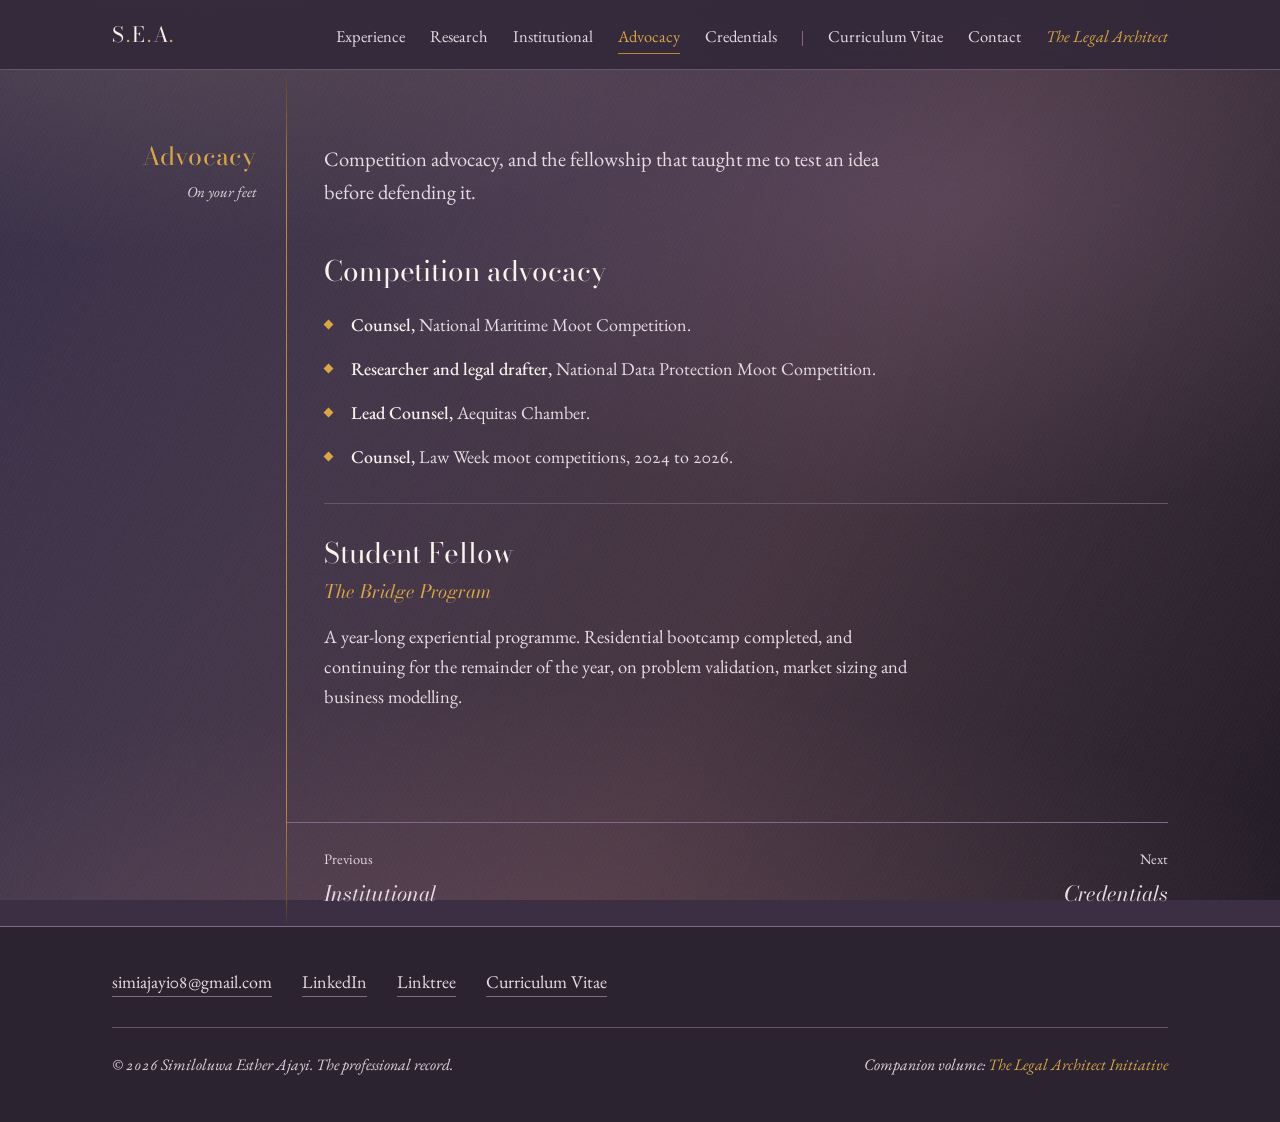
<file: advocacy.html>
<!DOCTYPE html>
<html lang="en">
<head>
<meta charset="utf-8">
<meta name="viewport" content="width=device-width, initial-scale=1">
<title>Advocacy / Similoluwa Esther Ajayi</title>
<meta name="description" content="Competition advocacy and fellowship work by Similoluwa Esther Ajayi.">
<meta name="author" content="Similoluwa Esther Ajayi">
<meta property="og:title" content="Advocacy / Similoluwa Esther Ajayi">
<meta property="og:description" content="Competition advocacy and fellowship work by Similoluwa Esther Ajayi.">
<meta property="og:type" content="profile">
<link rel="icon" href="https://lh3.googleusercontent.com/d/1kjmTSw4Yr4mLYOx6JM98Cxa_8jwLDV5q">
<link rel="apple-touch-icon" href="https://lh3.googleusercontent.com/d/1kjmTSw4Yr4mLYOx6JM98Cxa_8jwLDV5q">
<link rel="preconnect" href="https://fonts.googleapis.com">
<link rel="preconnect" href="https://fonts.gstatic.com" crossorigin>
<link rel="stylesheet" href="https://fonts.googleapis.com/css2?family=Bodoni+Moda:ital,opsz,wght@0,6..96,400..700;1,6..96,400..600&family=EB+Garamond:ital,wght@0,400..600;1,400..500&display=swap">
<style>

/* ============================================================
   SIMILOLUWA ESTHER AJAYI  /  THE PROFESSIONAL RECORD
   Palette drawn from the crowned butterfly: gilt on burnt ground,
   with the wing's sapphire, violet, magenta and rose kept for the
   jewel rail only.
   Type: Bodoni Moda (the face cut into the monogram) and EB Garamond.
   Structure: a bound volume. One gilt spine down the leaf, the
   chapter name standing in the margin beside what you are reading.
============================================================ */

:root{
  /* Sampled from the crowned butterfly on silk: the draped ground, not the
     wings. A true middle tone, dark enough for the gilt to read as gilt and
     light enough never to be a black page. */
  --silk:#3C2F43;
  --silk-2:#302737;
  --silk-3:#28202E;

  --rule:#83688A;
  --rule-soft:#66556D;

  /* the exact gilt from the espresso volume, unchanged */
  --gold:#D9A648;
  --gold-br:#F4C56E;
  --gold-dp:#BC8932;
  --gold-ghost:#6E5126;

  --cream:#F8F2EC;
  --cream-dim:#E7DCE4;
  --cream-mute:#E1D5DE;

  /* the wing stones, at the lightness the ground needs */
  --sapphire:#A8C3F7;
  --violet:#DCAAEC;
  --magenta:#F3A9D8;
  --rose:#F9ACB7;
  --peach:#FBCBA6;

  --shell:1124px;
  --pad:34px;
  --margin:174px;

  --display:"Bodoni Moda",ui-serif,Georgia,serif;
  --text:"EB Garamond",Georgia,"Times New Roman",serif;
}

*,*::before,*::after{box-sizing:border-box}
html{-webkit-text-size-adjust:100%}
body{
  margin:0;
  background:var(--silk);
  color:var(--cream);
  font-family:var(--text);
  font-size:19px;
  line-height:1.62;
  font-feature-settings:"liga" 1,"kern" 1,"onum" 1;
  -webkit-font-smoothing:antialiased;
}

/* the ground is not flat black: a low warm bloom behind the masthead
   and a faint ember at the foot, as light falling on dark leather */
body::before{
  content:"";position:fixed;inset:0;pointer-events:none;z-index:0;
  background:
    radial-gradient(92% 62% at 12% -8%, rgba(251,203,166,.17), transparent 58%),
    radial-gradient(78% 58% at 74% 22%, rgba(220,170,236,.13), transparent 62%),
    radial-gradient(108% 56% at 44% 112%, rgba(249,172,183,.13), transparent 64%),
    linear-gradient(118deg,
      rgba(52,45,70,.92) 0%,
      rgba(78,61,82,.28) 33%,
      rgba(74,52,56,.50) 61%,
      rgba(28,22,32,.95) 100%);
}
/* the weave, and the tooth of the cloth */
body::after{
  content:"";position:fixed;inset:0;pointer-events:none;z-index:0;opacity:.5;
  background:
    repeating-linear-gradient(118deg, rgba(255,255,255,.022) 0 1px, transparent 1px 4px),
    url("data:image/svg+xml,%3Csvg xmlns='http://www.w3.org/2000/svg' width='180' height='180'%3E%3Cfilter id='n'%3E%3CfeTurbulence type='fractalNoise' baseFrequency='.86' numOctaves='3'/%3E%3C/filter%3E%3Crect width='180' height='180' filter='url(%23n)' opacity='.14'/%3E%3C/svg%3E");
}
body>*{position:relative;z-index:1}

a{color:inherit}
img{max-width:100%;display:block}
h1,h2,h3,h4{margin:0;font-weight:400;font-family:var(--display)}
p{margin:0}
ul{margin:0;padding:0;list-style:none}

.shell{max-width:var(--shell);margin:0 auto;padding:0 var(--pad)}

/* ---------- the skip link ---------- */
.skip{position:absolute;left:-9999px;top:0}
.skip:focus{
  left:12px;top:12px;z-index:60;background:var(--gold);color:#241B2B;
  padding:10px 18px;border-radius:2px;font-size:15px
}

/* ---------- masthead ---------- */
.masthead{
  position:sticky;top:0;z-index:40;
  background:rgba(48,39,55,.86);
  backdrop-filter:blur(14px) saturate(130%);
  -webkit-backdrop-filter:blur(14px) saturate(130%);
  border-bottom:1px solid var(--rule-soft);
}
.masthead .shell{
  display:flex;align-items:baseline;justify-content:space-between;
  gap:28px;padding-top:17px;padding-bottom:15px;
}
.monogram{
  font-family:var(--display);font-size:21px;letter-spacing:.09em;
  color:var(--cream);text-decoration:none;white-space:nowrap;
}
.monogram i{font-style:normal;color:var(--gold)}
.mast-nav{display:flex;align-items:baseline;gap:25px;flex-wrap:wrap;justify-content:flex-end}
.mast-nav a{
  font-size:16.5px;color:var(--cream-dim);text-decoration:none;
  padding-bottom:3px;border-bottom:1px solid transparent;white-space:nowrap;
}
.mast-nav a:hover,.mast-nav a:focus-visible{color:var(--cream);border-bottom-color:var(--gold)}
.mast-nav .pipe{width:1px;height:15px;background:var(--rule);align-self:center}
.mast-nav .ext{color:var(--gold);font-style:italic}
.mast-nav .ext:hover{color:var(--gold-br)}
@media (max-width:860px){
  .masthead .shell{flex-direction:column;align-items:flex-start;gap:10px}
  .mast-nav{
    justify-content:flex-start;gap:21px;flex-wrap:nowrap;
    width:100%;overflow-x:auto;scrollbar-width:none;
    -ms-overflow-style:none;padding-bottom:2px;
    -webkit-mask-image:linear-gradient(to right,#000 88%,transparent);
    mask-image:linear-gradient(to right,#000 88%,transparent);
  }
  .mast-nav::-webkit-scrollbar{display:none}
  .mast-nav a{font-size:16px}
  .mast-nav .pipe{height:14px}
}

/* ---------- the leaf: gilt spine and margin ---------- */
.leaf{position:relative}
.leaf::before{
  content:"";position:absolute;z-index:0;
  left:calc(var(--pad) + var(--margin));top:0;bottom:0;width:1px;
  background:linear-gradient(to bottom,
    transparent 0, var(--gold-ghost) 3%, var(--gold-dp) 14%,
    var(--gold-dp) 86%, var(--gold-ghost) 97%, transparent 100%);
  transform-origin:top;
}
.chapter{
  scroll-margin-top:104px;
  display:grid;
  grid-template-columns:var(--margin) minmax(0,1fr);
  padding-top:86px;
}
.chapter:last-of-type{padding-bottom:0}
.runner{
  padding-right:30px;text-align:right;
  position:sticky;top:112px;align-self:start;
}
.runner h2{
  font-size:25px;line-height:1.18;color:var(--gold);
  letter-spacing:.005em;
}
.runner .count{
  display:block;margin-top:9px;font-size:15px;font-style:italic;
  color:var(--cream-mute);
}
.column{padding-left:38px;min-width:0}
.standfirst{
  font-size:20.5px;color:var(--cream-dim);max-width:60ch;
  margin-bottom:46px;
}
.standfirst em{color:var(--cream);font-style:italic}

/* ---------- hero ---------- */
.hero{
  display:grid;grid-template-columns:var(--margin) minmax(0,1fr);
  padding-top:78px;padding-bottom:16px;
}
.hero .plate{
  padding-right:30px;text-align:right;color:var(--cream-mute);
  font-size:15.5px;line-height:1.5;font-style:italic;padding-top:14px;
}
.hero .plate span{display:block}
.hero .plate span+span{margin-top:7px}
.hero .front{
  padding-left:38px;display:grid;
  grid-template-columns:minmax(0,1fr) 248px;gap:46px;align-items:stretch;
}
h1{
  font-size:clamp(45px,5.7vw,82px);line-height:.94;letter-spacing:-.012em;
  font-weight:500;
}
h1 .given{display:block}
h1 .family{display:block;color:var(--gold)}
.thesis{
  font-family:var(--display);font-style:italic;font-weight:400;
  font-size:clamp(23px,2.25vw,30px);line-height:1.26;
  color:var(--cream);margin-top:34px;max-width:27ch;
}
.lede{margin-top:30px;max-width:56ch;color:var(--cream-dim)}
.lede+.lede{margin-top:17px;font-size:18px;color:var(--cream-mute)}
.lede a{color:var(--gold);text-decoration:none;border-bottom:1px solid var(--gold-dp)}
.lede a:hover{color:var(--gold-br);border-bottom-color:var(--gold-br)}

/* the jewel rail: the four wing stones, the only place colour appears */
.rail{display:grid;grid-template-columns:repeat(2,max-content);gap:11px 38px;margin-top:40px}
.rail li{display:flex;align-items:center;gap:11px;font-size:17px;color:var(--cream-dim)}
.rail .stone{width:7px;height:7px;flex:none;border-radius:50%}
.rail li:nth-child(1) .stone{background:var(--gold)}
.rail li:nth-child(2) .stone{background:var(--violet)}
.rail li:nth-child(3) .stone{background:var(--sapphire)}
.rail li:nth-child(4) .stone{background:var(--rose)}

/* portrait, in colour, in a gilt frame */
/* the portrait runs the full height of the frontispiece, a gilt slab */
.hero .front>div:last-child{display:flex;flex-direction:column;min-height:0}
.hero .front .portrait{flex:1;min-height:420px}
.hero .front .portrait img{height:100%;aspect-ratio:auto}
.portrait{position:relative;padding:9px;background:var(--silk-3);border:1px solid var(--rule);display:flex;box-shadow:0 10px 34px rgba(30,22,36,.32)}
.portrait::after{
  content:"";position:absolute;inset:0;pointer-events:none;
  box-shadow:inset 0 0 0 1px rgba(217,166,72,.45);
}
.portrait img{aspect-ratio:4/5;object-fit:cover;width:100%;height:auto;display:block;filter:saturate(1.04) contrast(1.02)}
.caption{
  margin-top:13px;display:flex;justify-content:space-between;gap:14px;
  font-size:14.5px;font-style:italic;color:var(--cream-mute);
}

/* ---------- entries ---------- */
.entry{padding:32px 0;border-top:1px solid var(--rule-soft)}
.entry:first-of-type{border-top:0;padding-top:0}
.when{
  font-size:15.5px;font-style:italic;color:var(--gold);
  margin-bottom:9px;
}
.when .where{color:var(--cream-mute);font-style:italic}
.when .where::before{content:" / ";color:var(--rule)}
.role{font-size:28px;line-height:1.2;letter-spacing:-.004em}
.house{
  font-family:var(--display);font-size:18.5px;font-style:italic;
  color:var(--gold);margin-top:7px;
}
.gloss{margin-top:15px;max-width:68ch;color:var(--cream-dim);font-size:18.5px}
.gloss a{color:var(--gold);text-decoration:none;border-bottom:1px solid var(--gold-dp)}
.gloss a:hover{color:var(--gold-br)}

/* the itemised work: a hanging gilt fleuron, not a bullet dot */
.work{margin-top:22px;max-width:70ch}
.work li{
  position:relative;padding-left:27px;font-size:18px;
  color:var(--cream-dim);
}
.work li+li{margin-top:15px}
.work li::before{
  content:"";position:absolute;left:1px;top:.62em;
  width:7px;height:7px;background:var(--gold);transform:rotate(45deg);
  ;
}
.work li b{font-weight:500;color:var(--cream)}
.tally{
  margin-top:24px;padding-top:17px;border-top:1px solid var(--rule-soft);
  font-family:var(--display);font-style:italic;font-size:19px;color:var(--gold);
}

/* a quieter entry: the places that need a line, not a page */
.brief{padding:26px 0;border-top:1px solid var(--rule-soft)}
.brief .role{font-size:21.5px}
.brief .gloss{margin-top:10px;font-size:18px}

/* ---------- the published list ---------- */
.works{margin-top:4px}
.work-item{
  padding:26px 0;border-top:1px solid var(--rule-soft);
  display:grid;grid-template-columns:minmax(0,1fr) auto;gap:10px 34px;align-items:baseline;
}
.work-item:first-child{border-top:0;padding-top:0}
.work-item .cite{font-size:21px;line-height:1.34;font-family:var(--display);color:var(--cream)}
.work-item .cite em{font-style:italic}
.work-item .organ{
  font-size:16px;font-style:italic;color:var(--cream-mute);white-space:nowrap;text-align:right;
}
.work-item .organ b{font-weight:400;color:var(--gold);font-style:italic}
@media (max-width:680px){
  .work-item{grid-template-columns:1fr}
  .work-item .organ{text-align:left;white-space:normal}
}
.coda{
  margin-top:40px;padding-top:26px;border-top:1px solid var(--rule);
  font-family:var(--display);font-style:italic;font-size:21px;color:var(--cream-dim);
  max-width:62ch;
}
.coda a{color:var(--gold);text-decoration:none;border-bottom:1px solid var(--gold-dp)}
.coda a:hover{color:var(--gold-br)}

/* ---------- small headings inside a chapter ---------- */
.rubric{
  font-family:var(--display);font-size:16.5px;font-style:italic;
  color:var(--gold);margin:56px 0 20px;
  display:flex;align-items:center;gap:15px;
}
.rubric::after{content:"";flex:1;height:1px;background:var(--rule)}
.rubric:first-child{margin-top:0}

/* ---------- the credential register ---------- */
.register{border-top:1px solid var(--rule-soft)}
.reg-row{
  display:grid;grid-template-columns:minmax(0,1fr) 150px;
  gap:6px 30px;align-items:baseline;
  padding:17px 0;border-bottom:1px solid var(--rule-soft);
}
.reg-row .item{font-size:19.5px;color:var(--cream)}
.reg-row .item small{display:block;font-size:16.5px;font-style:italic;color:var(--cream-mute);margin-top:4px}
.reg-row .state{font-size:16px;font-style:italic;text-align:right;color:var(--cream-mute)}
.reg-row .state.done{color:var(--gold)}
@media (max-width:680px){
  .reg-row{grid-template-columns:1fr}
  .reg-row .state{text-align:left}
}

/* ---------- the closing leaf ---------- */
.colophon{
  display:grid;grid-template-columns:var(--margin) minmax(0,1fr);
  padding-top:96px;padding-bottom:84px;
}
.colophon .mark{padding-right:30px;text-align:right}
.colophon .mark span{
  font-family:var(--display);font-size:21px;letter-spacing:.09em;color:var(--gold);
}
.colophon .said{padding-left:38px}
.colophon blockquote{
  margin:0;font-family:var(--display);font-weight:400;
  font-size:clamp(28px,3.9vw,50px);line-height:1.1;letter-spacing:-.01em;
  color:var(--cream);max-width:34ch;
}
.colophon .after{margin-top:26px;font-size:20px;color:var(--cream-dim);max-width:52ch;font-style:italic;font-family:var(--display)}

/* ---------- foot ---------- */
footer{border-top:1px solid var(--rule);background:rgba(40,32,46,.78)}
footer .shell{padding-top:40px;padding-bottom:44px}
.foot-links{display:flex;flex-wrap:wrap;gap:13px 30px}
.foot-links a{font-size:18px;color:var(--cream-dim);text-decoration:none;border-bottom:1px solid var(--rule)}
.foot-links a:hover{color:var(--cream);border-bottom-color:var(--gold)}
.foot-rule{height:1px;background:var(--rule-soft);margin:30px 0 24px}
.foot-base{
  display:flex;flex-wrap:wrap;gap:9px 26px;justify-content:space-between;
  font-size:16px;color:var(--cream-mute);font-style:italic;
}
.foot-base a{color:var(--gold);text-decoration:none}
.foot-base a:hover{color:var(--gold-br)}

/* ---------- focus ---------- */
:focus-visible{outline:2px solid var(--gold-br);outline-offset:3px;border-radius:1px}

/* ---------- the single orchestrated moment: the leaf opens ---------- */
@keyframes gild{from{transform:scaleY(0)}to{transform:scaleY(1)}}
@keyframes rise{from{opacity:0;transform:translateY(16px)}to{opacity:1;transform:none}}
.leaf::before{animation:gild 1500ms cubic-bezier(.16,1,.3,1) both}
h1 .given{animation:rise 820ms cubic-bezier(.16,1,.3,1) 120ms both}
h1 .family{animation:rise 820ms cubic-bezier(.16,1,.3,1) 250ms both}
.thesis{animation:rise 820ms cubic-bezier(.16,1,.3,1) 400ms both}
.portrait{animation:rise 900ms cubic-bezier(.16,1,.3,1) 330ms both}
@media (prefers-reduced-motion:no-preference){html{scroll-behavior:smooth}}
@media (prefers-reduced-motion:reduce){
  *,*::before,*::after{animation:none!important;transition:none!important}
}

/* ---------- the volume on smaller leaves ----------
   The margin narrows but never closes.  The chapter name keeps its place
   beside the text with the gilt spine between them, at every width. */
@media (max-width:1000px){
  :root{--margin:128px;--pad:24px}
  .runner{top:102px;padding-right:20px}
  .runner h2{font-size:21px}
  .runner .count{font-size:13.5px;margin-top:7px}
  .column{padding-left:24px}
  .hero .plate{padding-right:20px;font-size:13.5px}
  .colophon .mark{padding-right:20px}
  .colophon .mark span{font-size:18px}
  .toc .label{padding-right:20px}
  .toc .label span{font-size:21px}
  .toc .list,.leafnav .pair{padding-left:24px}
  .hero .front{padding-left:24px;grid-template-columns:1fr;gap:34px;align-items:start}
  .hero .front>div:last-child{display:block}
  .hero .front .portrait{min-height:0;flex:none}
  .hero .front .portrait img{height:auto;aspect-ratio:4/5}
  .portrait{max-width:280px}
  .chapter{padding-top:62px;scroll-margin-top:92px}
  .hero{padding-top:48px}
  .rail{grid-template-columns:1fr;gap:10px;margin-top:32px}
  body{font-size:18px}
}

@media (max-width:620px){
  :root{--margin:84px;--pad:15px}
  .runner{top:96px;padding-right:12px}
  .runner h2{
    font-size:14.5px;line-height:1.16;letter-spacing:0;
  }
  .runner .count{font-size:11.5px;margin-top:6px;line-height:1.25}
  .column{padding-left:15px}
  .hero .plate{padding-right:12px;font-size:11.5px;line-height:1.35;padding-top:8px}
  .hero .plate span+span{margin-top:5px}
  .hero .front{padding-left:15px;gap:28px}
  .colophon .mark{padding-right:12px}
  .colophon .mark span{font-size:13px;letter-spacing:.05em}
  .toc .label{padding-right:12px}
  .toc .label span{font-size:15.5px}
  .toc .list,.leafnav .pair{padding-left:15px}
  .portrait{max-width:100%}

  body{font-size:16.5px;line-height:1.58}
  h1{font-size:clamp(34px,10vw,44px)}
  .thesis{font-size:21px;margin-top:22px}
  .lede{font-size:16.5px}
  .lede+.lede{font-size:16px}
  .standfirst{font-size:17.5px;margin-bottom:32px}
  .role{font-size:21px}
  .brief .role{font-size:19px}
  .house{font-size:16.5px}
  .gloss{font-size:16.5px}
  .work li{font-size:16px;padding-left:21px}
  .work li::before{width:6px;height:6px}
  .tally{font-size:17px}
  .when{font-size:14px}
  .rubric{font-size:15px;margin:40px 0 16px}
  .work-item .cite{font-size:18px}
  .cnt-row h3{font-size:22px}
  .cnt-row .say{font-size:16px}
  .reg-row .item{font-size:17px}
  .reg-row .item small{font-size:15px}
  .colophon blockquote{font-size:27px}
  .colophon .after{font-size:17px}
  .leafnav a{font-size:17px}
  .entry{padding:26px 0}
}

@media (max-width:380px){
  :root{--margin:72px;--pad:13px}
  .runner h2{font-size:14px}
  .column,.toc .list,.leafnav .pair,.hero .front{padding-left:13px}
}


/* ============================================================
   MULTI-PAGE ADDITIONS
============================================================ */

.mast-nav a[aria-current="page"]{color:var(--gold);border-bottom-color:var(--gold-dp)}

/* the table of contents, on the frontispiece */
.toc{display:grid;grid-template-columns:var(--margin) minmax(0,1fr);padding-top:92px;padding-bottom:12px}
.toc .label{padding-right:30px;text-align:right}
.toc .label span{font-family:var(--display);font-size:25px;font-style:italic;color:var(--gold)}
.toc .list{padding-left:38px;min-width:0;border-top:1px solid var(--rule)}
.cnt-row{
  display:grid;grid-template-columns:minmax(0,1fr) auto;gap:7px 34px;
  align-items:baseline;padding:26px 0;border-bottom:1px solid var(--rule-soft);
}
.cnt-row h3{font-size:28px;line-height:1.16}
.cnt-row h3 a{color:var(--cream);text-decoration:none;border-bottom:1px solid transparent}
.cnt-row h3 a:hover,.cnt-row h3 a:focus-visible{color:var(--gold-br);border-bottom-color:var(--gold-dp)}
.cnt-row .say{grid-column:1;font-size:18px;color:var(--cream-mute);max-width:58ch}
.cnt-row .fig{
  grid-row:1;grid-column:2;font-size:15.5px;font-style:italic;
  color:var(--gold);text-align:right;white-space:nowrap;
}
@media (max-width:680px){
  .cnt-row{grid-template-columns:1fr}
  .cnt-row .fig{grid-row:auto;grid-column:1;text-align:left}
}

/* turning the leaf: foot of every inner page */
.leafnav{display:grid;grid-template-columns:var(--margin) minmax(0,1fr);padding:78px 0 16px}
.leafnav .pair{
  grid-column:2;padding-left:38px;padding-top:24px;border-top:1px solid var(--rule);
  display:flex;justify-content:space-between;gap:26px;flex-wrap:wrap;
}
.leafnav a{
  font-family:var(--display);font-style:italic;font-size:21px;
  color:var(--cream-dim);text-decoration:none;max-width:22ch;
}
.leafnav a:hover,.leafnav a:focus-visible{color:var(--gold-br)}
.leafnav .lab{
  display:block;font-family:var(--text);font-style:normal;font-size:14.5px;
  color:var(--cream-mute);margin-bottom:6px;
}
.leafnav .next{text-align:right;margin-left:auto}
.leafnav .next .lab{text-align:right}

/* an inner page opens straight into its chapter */
.inner .chapter{padding-top:72px}

@media (max-width:900px){
  .toc,.leafnav{grid-template-columns:1fr}
  .toc{padding-top:60px}
  .toc .label{padding:0 0 22px;text-align:left}
  .toc .list{padding-left:0}
  .leafnav{padding-top:56px}
  .leafnav .pair{grid-column:1;padding-left:0;gap:30px}
  .leafnav a{font-size:19px}
}

</style>
</head>
<body>
<a class="skip" href="#main">Skip to the record</a>

<header class="masthead">
  <div class="shell">
    <a class="monogram" href="index.html">S<i>.</i>E<i>.</i>A<i>.</i></a>
    <nav class="mast-nav" aria-label="Contents">
      <a href="experience.html">Experience</a>
      <a href="research.html">Research</a>
      <a href="institutional.html">Institutional</a>
      <a href="advocacy.html" aria-current="page">Advocacy</a>
      <a href="credentials.html">Credentials</a>
      <span class="pipe" aria-hidden="true"></span>
      <a href="https://drive.google.com/file/d/1BMjng7qNnUp8rgNAZI5Ce51cQnbKRFc3/view?usp=drive_link" target="_blank" rel="noopener">Curriculum Vitae</a>
      <a href="mailto:simiajayi08@gmail.com">Contact</a>
      <a class="ext" href="https://official-similoluwaestherajayi.github.io/Similoluwa-Esther-Ajayi-The-Legal-Architect-Initiative/" target="_blank" rel="noopener">The Legal Architect</a>
    </nav>
  </div>
</header>

<main id="main" class="inner">
<div class="shell leaf">

  <section class="chapter" id="advocacy" aria-labelledby="h-adv">
    <div class="runner"><h2 id="h-adv">Advocacy</h2><span class="count">On your feet</span></div>
    <div class="column">
      <p class="standfirst">
        Competition advocacy, and the fellowship that taught me to test an idea
        before defending it.
      </p>

      <article class="entry">
        <h3 class="role">Competition advocacy</h3>
        <ul class="work">
          <li><b>Counsel,</b> National Maritime Moot Competition.</li>
          <li><b>Researcher and legal drafter,</b> National Data Protection Moot Competition.</li>
          <li><b>Lead Counsel,</b> Aequitas Chamber.</li>
          <li><b>Counsel,</b> Law Week moot competitions, 2024 to 2026.</li>
        </ul>
      </article>

      <article class="entry">
        <h3 class="role">Student Fellow</h3>
        <p class="house">The Bridge Program</p>
        <p class="gloss">
          A year&#8209;long experiential programme. Residential bootcamp completed, and
          continuing for the remainder of the year, on problem validation, market sizing
          and business modelling.
        </p>
      </article>
    </div>
  </section>

  <!-- ====================== CREDENTIALS ====================== -->

  <nav class="leafnav" aria-label="Turn the leaf">
    <div class="pair">
      <a class="prev" href="institutional.html"><span class="lab">Previous</span>Institutional</a>
      <a class="next" href="credentials.html"><span class="lab">Next</span>Credentials</a>
    </div>
  </nav>

</div>
</main>

<footer>
  <div class="shell">
    <nav class="foot-links" aria-label="Elsewhere">
      <a href="mailto:simiajayi08@gmail.com">simiajayi08@gmail.com</a>
      <a href="https://www.linkedin.com/in/similoluwaestherajayi" target="_blank" rel="noopener">LinkedIn</a>
      <a href="https://linktr.ee/SimiloluwaEstherAjayi" target="_blank" rel="noopener">Linktree</a>
      <a href="https://drive.google.com/file/d/1BMjng7qNnUp8rgNAZI5Ce51cQnbKRFc3/view?usp=drive_link" target="_blank" rel="noopener">Curriculum Vitae</a>
    </nav>
    <div class="foot-rule"></div>
    <div class="foot-base">
      <span>&copy; 2026 Similoluwa Esther Ajayi. The professional record.</span>
      <span>Companion volume: <a href="https://official-similoluwaestherajayi.github.io/Similoluwa-Esther-Ajayi-The-Legal-Architect-Initiative/" target="_blank" rel="noopener">The Legal Architect Initiative</a></span>
    </div>
  </div>
</footer>
</body>
</html>
</file>
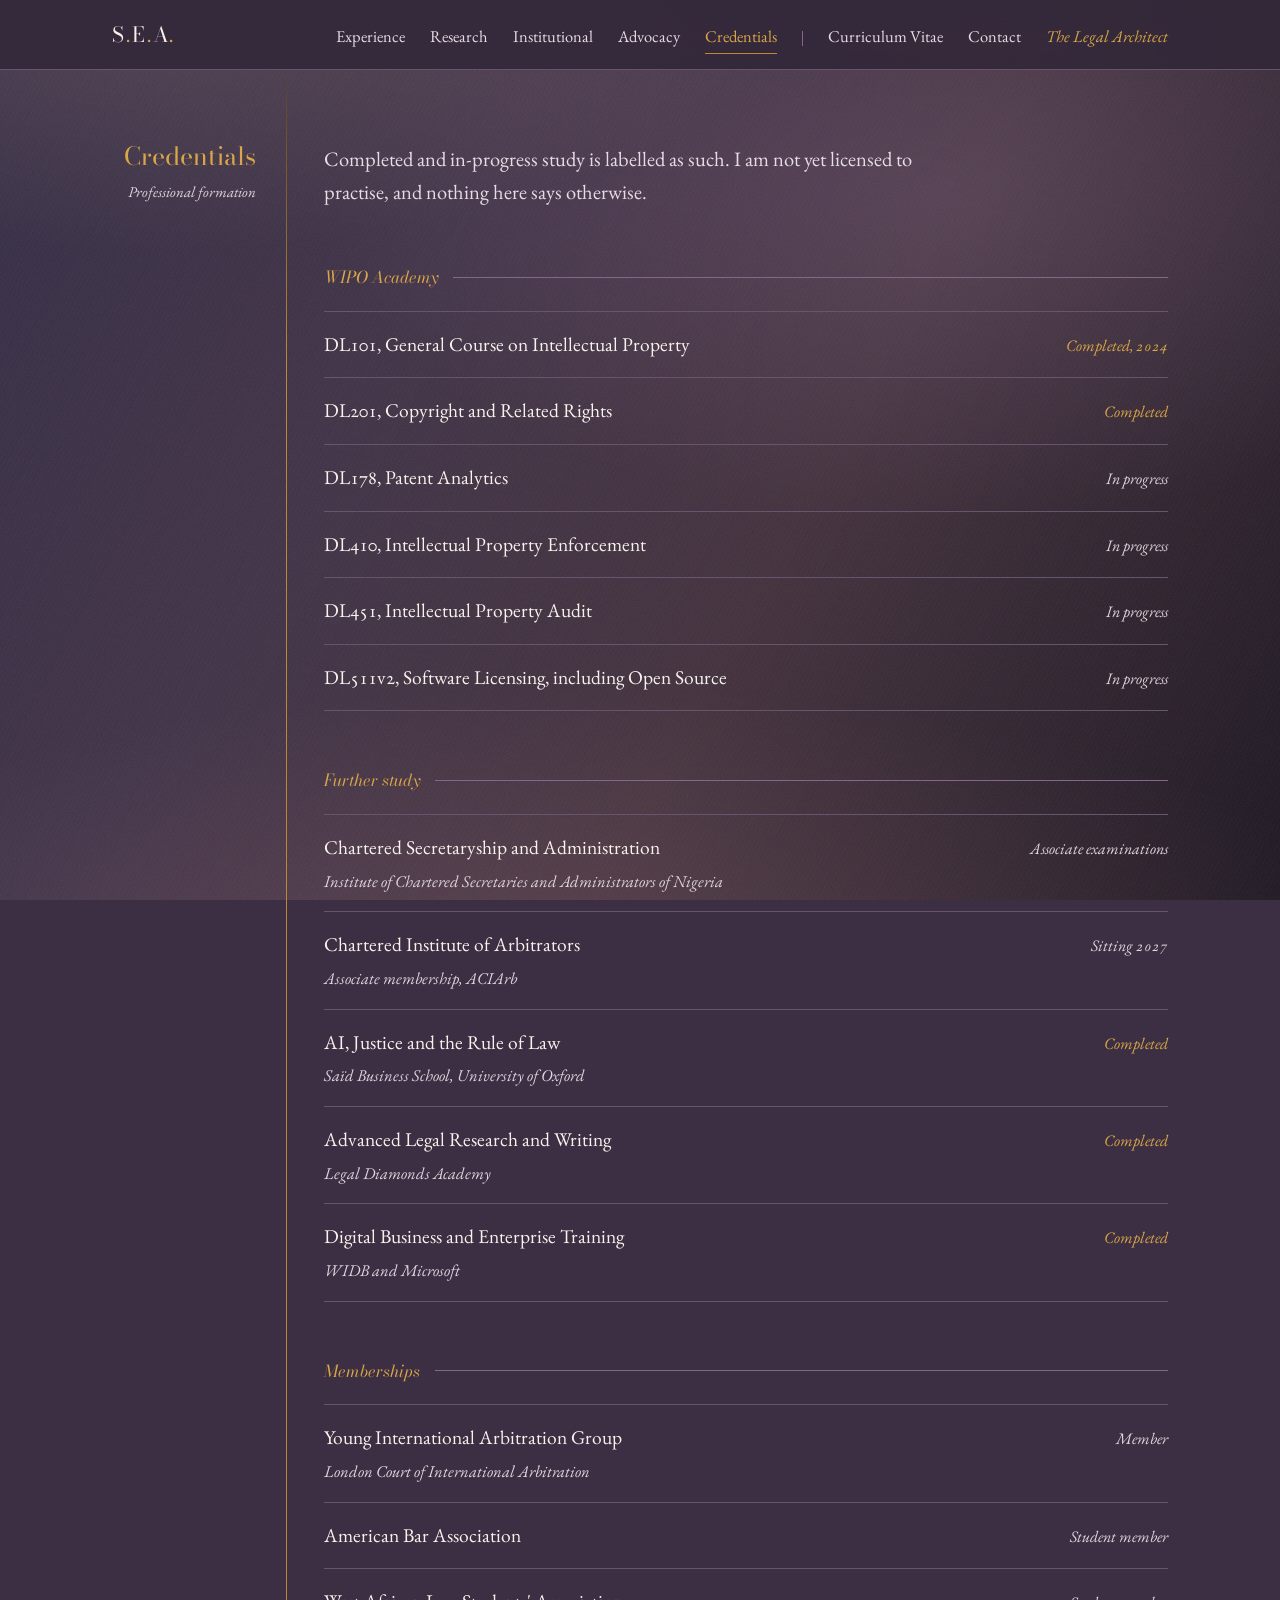
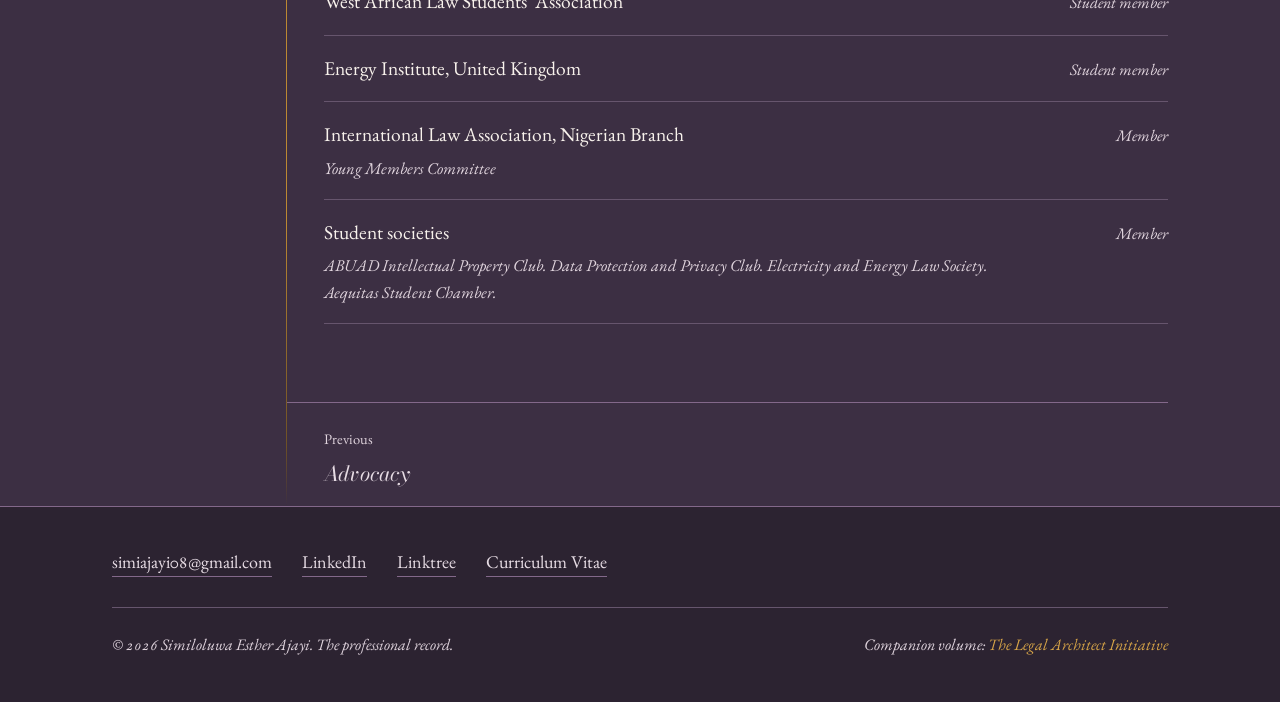
<file: credentials.html>
<!DOCTYPE html>
<html lang="en">
<head>
<meta charset="utf-8">
<meta name="viewport" content="width=device-width, initial-scale=1">
<title>Credentials / Similoluwa Esther Ajayi</title>
<meta name="description" content="Professional formation, study in progress and memberships of Similoluwa Esther Ajayi.">
<meta name="author" content="Similoluwa Esther Ajayi">
<meta property="og:title" content="Credentials / Similoluwa Esther Ajayi">
<meta property="og:description" content="Professional formation, study in progress and memberships of Similoluwa Esther Ajayi.">
<meta property="og:type" content="profile">
<link rel="icon" href="https://lh3.googleusercontent.com/d/1kjmTSw4Yr4mLYOx6JM98Cxa_8jwLDV5q">
<link rel="apple-touch-icon" href="https://lh3.googleusercontent.com/d/1kjmTSw4Yr4mLYOx6JM98Cxa_8jwLDV5q">
<link rel="preconnect" href="https://fonts.googleapis.com">
<link rel="preconnect" href="https://fonts.gstatic.com" crossorigin>
<link rel="stylesheet" href="https://fonts.googleapis.com/css2?family=Bodoni+Moda:ital,opsz,wght@0,6..96,400..700;1,6..96,400..600&family=EB+Garamond:ital,wght@0,400..600;1,400..500&display=swap">
<style>

/* ============================================================
   SIMILOLUWA ESTHER AJAYI  /  THE PROFESSIONAL RECORD
   Palette drawn from the crowned butterfly: gilt on burnt ground,
   with the wing's sapphire, violet, magenta and rose kept for the
   jewel rail only.
   Type: Bodoni Moda (the face cut into the monogram) and EB Garamond.
   Structure: a bound volume. One gilt spine down the leaf, the
   chapter name standing in the margin beside what you are reading.
============================================================ */

:root{
  /* Sampled from the crowned butterfly on silk: the draped ground, not the
     wings. A true middle tone, dark enough for the gilt to read as gilt and
     light enough never to be a black page. */
  --silk:#3C2F43;
  --silk-2:#302737;
  --silk-3:#28202E;

  --rule:#83688A;
  --rule-soft:#66556D;

  /* the exact gilt from the espresso volume, unchanged */
  --gold:#D9A648;
  --gold-br:#F4C56E;
  --gold-dp:#BC8932;
  --gold-ghost:#6E5126;

  --cream:#F8F2EC;
  --cream-dim:#E7DCE4;
  --cream-mute:#E1D5DE;

  /* the wing stones, at the lightness the ground needs */
  --sapphire:#A8C3F7;
  --violet:#DCAAEC;
  --magenta:#F3A9D8;
  --rose:#F9ACB7;
  --peach:#FBCBA6;

  --shell:1124px;
  --pad:34px;
  --margin:174px;

  --display:"Bodoni Moda",ui-serif,Georgia,serif;
  --text:"EB Garamond",Georgia,"Times New Roman",serif;
}

*,*::before,*::after{box-sizing:border-box}
html{-webkit-text-size-adjust:100%}
body{
  margin:0;
  background:var(--silk);
  color:var(--cream);
  font-family:var(--text);
  font-size:19px;
  line-height:1.62;
  font-feature-settings:"liga" 1,"kern" 1,"onum" 1;
  -webkit-font-smoothing:antialiased;
}

/* the ground is not flat black: a low warm bloom behind the masthead
   and a faint ember at the foot, as light falling on dark leather */
body::before{
  content:"";position:fixed;inset:0;pointer-events:none;z-index:0;
  background:
    radial-gradient(92% 62% at 12% -8%, rgba(251,203,166,.17), transparent 58%),
    radial-gradient(78% 58% at 74% 22%, rgba(220,170,236,.13), transparent 62%),
    radial-gradient(108% 56% at 44% 112%, rgba(249,172,183,.13), transparent 64%),
    linear-gradient(118deg,
      rgba(52,45,70,.92) 0%,
      rgba(78,61,82,.28) 33%,
      rgba(74,52,56,.50) 61%,
      rgba(28,22,32,.95) 100%);
}
/* the weave, and the tooth of the cloth */
body::after{
  content:"";position:fixed;inset:0;pointer-events:none;z-index:0;opacity:.5;
  background:
    repeating-linear-gradient(118deg, rgba(255,255,255,.022) 0 1px, transparent 1px 4px),
    url("data:image/svg+xml,%3Csvg xmlns='http://www.w3.org/2000/svg' width='180' height='180'%3E%3Cfilter id='n'%3E%3CfeTurbulence type='fractalNoise' baseFrequency='.86' numOctaves='3'/%3E%3C/filter%3E%3Crect width='180' height='180' filter='url(%23n)' opacity='.14'/%3E%3C/svg%3E");
}
body>*{position:relative;z-index:1}

a{color:inherit}
img{max-width:100%;display:block}
h1,h2,h3,h4{margin:0;font-weight:400;font-family:var(--display)}
p{margin:0}
ul{margin:0;padding:0;list-style:none}

.shell{max-width:var(--shell);margin:0 auto;padding:0 var(--pad)}

/* ---------- the skip link ---------- */
.skip{position:absolute;left:-9999px;top:0}
.skip:focus{
  left:12px;top:12px;z-index:60;background:var(--gold);color:#241B2B;
  padding:10px 18px;border-radius:2px;font-size:15px
}

/* ---------- masthead ---------- */
.masthead{
  position:sticky;top:0;z-index:40;
  background:rgba(48,39,55,.86);
  backdrop-filter:blur(14px) saturate(130%);
  -webkit-backdrop-filter:blur(14px) saturate(130%);
  border-bottom:1px solid var(--rule-soft);
}
.masthead .shell{
  display:flex;align-items:baseline;justify-content:space-between;
  gap:28px;padding-top:17px;padding-bottom:15px;
}
.monogram{
  font-family:var(--display);font-size:21px;letter-spacing:.09em;
  color:var(--cream);text-decoration:none;white-space:nowrap;
}
.monogram i{font-style:normal;color:var(--gold)}
.mast-nav{display:flex;align-items:baseline;gap:25px;flex-wrap:wrap;justify-content:flex-end}
.mast-nav a{
  font-size:16.5px;color:var(--cream-dim);text-decoration:none;
  padding-bottom:3px;border-bottom:1px solid transparent;white-space:nowrap;
}
.mast-nav a:hover,.mast-nav a:focus-visible{color:var(--cream);border-bottom-color:var(--gold)}
.mast-nav .pipe{width:1px;height:15px;background:var(--rule);align-self:center}
.mast-nav .ext{color:var(--gold);font-style:italic}
.mast-nav .ext:hover{color:var(--gold-br)}
@media (max-width:860px){
  .masthead .shell{flex-direction:column;align-items:flex-start;gap:10px}
  .mast-nav{
    justify-content:flex-start;gap:21px;flex-wrap:nowrap;
    width:100%;overflow-x:auto;scrollbar-width:none;
    -ms-overflow-style:none;padding-bottom:2px;
    -webkit-mask-image:linear-gradient(to right,#000 88%,transparent);
    mask-image:linear-gradient(to right,#000 88%,transparent);
  }
  .mast-nav::-webkit-scrollbar{display:none}
  .mast-nav a{font-size:16px}
  .mast-nav .pipe{height:14px}
}

/* ---------- the leaf: gilt spine and margin ---------- */
.leaf{position:relative}
.leaf::before{
  content:"";position:absolute;z-index:0;
  left:calc(var(--pad) + var(--margin));top:0;bottom:0;width:1px;
  background:linear-gradient(to bottom,
    transparent 0, var(--gold-ghost) 3%, var(--gold-dp) 14%,
    var(--gold-dp) 86%, var(--gold-ghost) 97%, transparent 100%);
  transform-origin:top;
}
.chapter{
  scroll-margin-top:104px;
  display:grid;
  grid-template-columns:var(--margin) minmax(0,1fr);
  padding-top:86px;
}
.chapter:last-of-type{padding-bottom:0}
.runner{
  padding-right:30px;text-align:right;
  position:sticky;top:112px;align-self:start;
}
.runner h2{
  font-size:25px;line-height:1.18;color:var(--gold);
  letter-spacing:.005em;
}
.runner .count{
  display:block;margin-top:9px;font-size:15px;font-style:italic;
  color:var(--cream-mute);
}
.column{padding-left:38px;min-width:0}
.standfirst{
  font-size:20.5px;color:var(--cream-dim);max-width:60ch;
  margin-bottom:46px;
}
.standfirst em{color:var(--cream);font-style:italic}

/* ---------- hero ---------- */
.hero{
  display:grid;grid-template-columns:var(--margin) minmax(0,1fr);
  padding-top:78px;padding-bottom:16px;
}
.hero .plate{
  padding-right:30px;text-align:right;color:var(--cream-mute);
  font-size:15.5px;line-height:1.5;font-style:italic;padding-top:14px;
}
.hero .plate span{display:block}
.hero .plate span+span{margin-top:7px}
.hero .front{
  padding-left:38px;display:grid;
  grid-template-columns:minmax(0,1fr) 248px;gap:46px;align-items:stretch;
}
h1{
  font-size:clamp(45px,5.7vw,82px);line-height:.94;letter-spacing:-.012em;
  font-weight:500;
}
h1 .given{display:block}
h1 .family{display:block;color:var(--gold)}
.thesis{
  font-family:var(--display);font-style:italic;font-weight:400;
  font-size:clamp(23px,2.25vw,30px);line-height:1.26;
  color:var(--cream);margin-top:34px;max-width:27ch;
}
.lede{margin-top:30px;max-width:56ch;color:var(--cream-dim)}
.lede+.lede{margin-top:17px;font-size:18px;color:var(--cream-mute)}
.lede a{color:var(--gold);text-decoration:none;border-bottom:1px solid var(--gold-dp)}
.lede a:hover{color:var(--gold-br);border-bottom-color:var(--gold-br)}

/* the jewel rail: the four wing stones, the only place colour appears */
.rail{display:grid;grid-template-columns:repeat(2,max-content);gap:11px 38px;margin-top:40px}
.rail li{display:flex;align-items:center;gap:11px;font-size:17px;color:var(--cream-dim)}
.rail .stone{width:7px;height:7px;flex:none;border-radius:50%}
.rail li:nth-child(1) .stone{background:var(--gold)}
.rail li:nth-child(2) .stone{background:var(--violet)}
.rail li:nth-child(3) .stone{background:var(--sapphire)}
.rail li:nth-child(4) .stone{background:var(--rose)}

/* portrait, in colour, in a gilt frame */
/* the portrait runs the full height of the frontispiece, a gilt slab */
.hero .front>div:last-child{display:flex;flex-direction:column;min-height:0}
.hero .front .portrait{flex:1;min-height:420px}
.hero .front .portrait img{height:100%;aspect-ratio:auto}
.portrait{position:relative;padding:9px;background:var(--silk-3);border:1px solid var(--rule);display:flex;box-shadow:0 10px 34px rgba(30,22,36,.32)}
.portrait::after{
  content:"";position:absolute;inset:0;pointer-events:none;
  box-shadow:inset 0 0 0 1px rgba(217,166,72,.45);
}
.portrait img{aspect-ratio:4/5;object-fit:cover;width:100%;height:auto;display:block;filter:saturate(1.04) contrast(1.02)}
.caption{
  margin-top:13px;display:flex;justify-content:space-between;gap:14px;
  font-size:14.5px;font-style:italic;color:var(--cream-mute);
}

/* ---------- entries ---------- */
.entry{padding:32px 0;border-top:1px solid var(--rule-soft)}
.entry:first-of-type{border-top:0;padding-top:0}
.when{
  font-size:15.5px;font-style:italic;color:var(--gold);
  margin-bottom:9px;
}
.when .where{color:var(--cream-mute);font-style:italic}
.when .where::before{content:" / ";color:var(--rule)}
.role{font-size:28px;line-height:1.2;letter-spacing:-.004em}
.house{
  font-family:var(--display);font-size:18.5px;font-style:italic;
  color:var(--gold);margin-top:7px;
}
.gloss{margin-top:15px;max-width:68ch;color:var(--cream-dim);font-size:18.5px}
.gloss a{color:var(--gold);text-decoration:none;border-bottom:1px solid var(--gold-dp)}
.gloss a:hover{color:var(--gold-br)}

/* the itemised work: a hanging gilt fleuron, not a bullet dot */
.work{margin-top:22px;max-width:70ch}
.work li{
  position:relative;padding-left:27px;font-size:18px;
  color:var(--cream-dim);
}
.work li+li{margin-top:15px}
.work li::before{
  content:"";position:absolute;left:1px;top:.62em;
  width:7px;height:7px;background:var(--gold);transform:rotate(45deg);
  ;
}
.work li b{font-weight:500;color:var(--cream)}
.tally{
  margin-top:24px;padding-top:17px;border-top:1px solid var(--rule-soft);
  font-family:var(--display);font-style:italic;font-size:19px;color:var(--gold);
}

/* a quieter entry: the places that need a line, not a page */
.brief{padding:26px 0;border-top:1px solid var(--rule-soft)}
.brief .role{font-size:21.5px}
.brief .gloss{margin-top:10px;font-size:18px}

/* ---------- the published list ---------- */
.works{margin-top:4px}
.work-item{
  padding:26px 0;border-top:1px solid var(--rule-soft);
  display:grid;grid-template-columns:minmax(0,1fr) auto;gap:10px 34px;align-items:baseline;
}
.work-item:first-child{border-top:0;padding-top:0}
.work-item .cite{font-size:21px;line-height:1.34;font-family:var(--display);color:var(--cream)}
.work-item .cite em{font-style:italic}
.work-item .organ{
  font-size:16px;font-style:italic;color:var(--cream-mute);white-space:nowrap;text-align:right;
}
.work-item .organ b{font-weight:400;color:var(--gold);font-style:italic}
@media (max-width:680px){
  .work-item{grid-template-columns:1fr}
  .work-item .organ{text-align:left;white-space:normal}
}
.coda{
  margin-top:40px;padding-top:26px;border-top:1px solid var(--rule);
  font-family:var(--display);font-style:italic;font-size:21px;color:var(--cream-dim);
  max-width:62ch;
}
.coda a{color:var(--gold);text-decoration:none;border-bottom:1px solid var(--gold-dp)}
.coda a:hover{color:var(--gold-br)}

/* ---------- small headings inside a chapter ---------- */
.rubric{
  font-family:var(--display);font-size:16.5px;font-style:italic;
  color:var(--gold);margin:56px 0 20px;
  display:flex;align-items:center;gap:15px;
}
.rubric::after{content:"";flex:1;height:1px;background:var(--rule)}
.rubric:first-child{margin-top:0}

/* ---------- the credential register ---------- */
.register{border-top:1px solid var(--rule-soft)}
.reg-row{
  display:grid;grid-template-columns:minmax(0,1fr) 150px;
  gap:6px 30px;align-items:baseline;
  padding:17px 0;border-bottom:1px solid var(--rule-soft);
}
.reg-row .item{font-size:19.5px;color:var(--cream)}
.reg-row .item small{display:block;font-size:16.5px;font-style:italic;color:var(--cream-mute);margin-top:4px}
.reg-row .state{font-size:16px;font-style:italic;text-align:right;color:var(--cream-mute)}
.reg-row .state.done{color:var(--gold)}
@media (max-width:680px){
  .reg-row{grid-template-columns:1fr}
  .reg-row .state{text-align:left}
}

/* ---------- the closing leaf ---------- */
.colophon{
  display:grid;grid-template-columns:var(--margin) minmax(0,1fr);
  padding-top:96px;padding-bottom:84px;
}
.colophon .mark{padding-right:30px;text-align:right}
.colophon .mark span{
  font-family:var(--display);font-size:21px;letter-spacing:.09em;color:var(--gold);
}
.colophon .said{padding-left:38px}
.colophon blockquote{
  margin:0;font-family:var(--display);font-weight:400;
  font-size:clamp(28px,3.9vw,50px);line-height:1.1;letter-spacing:-.01em;
  color:var(--cream);max-width:34ch;
}
.colophon .after{margin-top:26px;font-size:20px;color:var(--cream-dim);max-width:52ch;font-style:italic;font-family:var(--display)}

/* ---------- foot ---------- */
footer{border-top:1px solid var(--rule);background:rgba(40,32,46,.78)}
footer .shell{padding-top:40px;padding-bottom:44px}
.foot-links{display:flex;flex-wrap:wrap;gap:13px 30px}
.foot-links a{font-size:18px;color:var(--cream-dim);text-decoration:none;border-bottom:1px solid var(--rule)}
.foot-links a:hover{color:var(--cream);border-bottom-color:var(--gold)}
.foot-rule{height:1px;background:var(--rule-soft);margin:30px 0 24px}
.foot-base{
  display:flex;flex-wrap:wrap;gap:9px 26px;justify-content:space-between;
  font-size:16px;color:var(--cream-mute);font-style:italic;
}
.foot-base a{color:var(--gold);text-decoration:none}
.foot-base a:hover{color:var(--gold-br)}

/* ---------- focus ---------- */
:focus-visible{outline:2px solid var(--gold-br);outline-offset:3px;border-radius:1px}

/* ---------- the single orchestrated moment: the leaf opens ---------- */
@keyframes gild{from{transform:scaleY(0)}to{transform:scaleY(1)}}
@keyframes rise{from{opacity:0;transform:translateY(16px)}to{opacity:1;transform:none}}
.leaf::before{animation:gild 1500ms cubic-bezier(.16,1,.3,1) both}
h1 .given{animation:rise 820ms cubic-bezier(.16,1,.3,1) 120ms both}
h1 .family{animation:rise 820ms cubic-bezier(.16,1,.3,1) 250ms both}
.thesis{animation:rise 820ms cubic-bezier(.16,1,.3,1) 400ms both}
.portrait{animation:rise 900ms cubic-bezier(.16,1,.3,1) 330ms both}
@media (prefers-reduced-motion:no-preference){html{scroll-behavior:smooth}}
@media (prefers-reduced-motion:reduce){
  *,*::before,*::after{animation:none!important;transition:none!important}
}

/* ---------- the volume on smaller leaves ----------
   The margin narrows but never closes.  The chapter name keeps its place
   beside the text with the gilt spine between them, at every width. */
@media (max-width:1000px){
  :root{--margin:128px;--pad:24px}
  .runner{top:102px;padding-right:20px}
  .runner h2{font-size:21px}
  .runner .count{font-size:13.5px;margin-top:7px}
  .column{padding-left:24px}
  .hero .plate{padding-right:20px;font-size:13.5px}
  .colophon .mark{padding-right:20px}
  .colophon .mark span{font-size:18px}
  .toc .label{padding-right:20px}
  .toc .label span{font-size:21px}
  .toc .list,.leafnav .pair{padding-left:24px}
  .hero .front{padding-left:24px;grid-template-columns:1fr;gap:34px;align-items:start}
  .hero .front>div:last-child{display:block}
  .hero .front .portrait{min-height:0;flex:none}
  .hero .front .portrait img{height:auto;aspect-ratio:4/5}
  .portrait{max-width:280px}
  .chapter{padding-top:62px;scroll-margin-top:92px}
  .hero{padding-top:48px}
  .rail{grid-template-columns:1fr;gap:10px;margin-top:32px}
  body{font-size:18px}
}

@media (max-width:620px){
  :root{--margin:84px;--pad:15px}
  .runner{top:96px;padding-right:12px}
  .runner h2{
    font-size:14.5px;line-height:1.16;letter-spacing:0;
  }
  .runner .count{font-size:11.5px;margin-top:6px;line-height:1.25}
  .column{padding-left:15px}
  .hero .plate{padding-right:12px;font-size:11.5px;line-height:1.35;padding-top:8px}
  .hero .plate span+span{margin-top:5px}
  .hero .front{padding-left:15px;gap:28px}
  .colophon .mark{padding-right:12px}
  .colophon .mark span{font-size:13px;letter-spacing:.05em}
  .toc .label{padding-right:12px}
  .toc .label span{font-size:15.5px}
  .toc .list,.leafnav .pair{padding-left:15px}
  .portrait{max-width:100%}

  body{font-size:16.5px;line-height:1.58}
  h1{font-size:clamp(34px,10vw,44px)}
  .thesis{font-size:21px;margin-top:22px}
  .lede{font-size:16.5px}
  .lede+.lede{font-size:16px}
  .standfirst{font-size:17.5px;margin-bottom:32px}
  .role{font-size:21px}
  .brief .role{font-size:19px}
  .house{font-size:16.5px}
  .gloss{font-size:16.5px}
  .work li{font-size:16px;padding-left:21px}
  .work li::before{width:6px;height:6px}
  .tally{font-size:17px}
  .when{font-size:14px}
  .rubric{font-size:15px;margin:40px 0 16px}
  .work-item .cite{font-size:18px}
  .cnt-row h3{font-size:22px}
  .cnt-row .say{font-size:16px}
  .reg-row .item{font-size:17px}
  .reg-row .item small{font-size:15px}
  .colophon blockquote{font-size:27px}
  .colophon .after{font-size:17px}
  .leafnav a{font-size:17px}
  .entry{padding:26px 0}
}

@media (max-width:380px){
  :root{--margin:72px;--pad:13px}
  .runner h2{font-size:14px}
  .column,.toc .list,.leafnav .pair,.hero .front{padding-left:13px}
}


/* ============================================================
   MULTI-PAGE ADDITIONS
============================================================ */

.mast-nav a[aria-current="page"]{color:var(--gold);border-bottom-color:var(--gold-dp)}

/* the table of contents, on the frontispiece */
.toc{display:grid;grid-template-columns:var(--margin) minmax(0,1fr);padding-top:92px;padding-bottom:12px}
.toc .label{padding-right:30px;text-align:right}
.toc .label span{font-family:var(--display);font-size:25px;font-style:italic;color:var(--gold)}
.toc .list{padding-left:38px;min-width:0;border-top:1px solid var(--rule)}
.cnt-row{
  display:grid;grid-template-columns:minmax(0,1fr) auto;gap:7px 34px;
  align-items:baseline;padding:26px 0;border-bottom:1px solid var(--rule-soft);
}
.cnt-row h3{font-size:28px;line-height:1.16}
.cnt-row h3 a{color:var(--cream);text-decoration:none;border-bottom:1px solid transparent}
.cnt-row h3 a:hover,.cnt-row h3 a:focus-visible{color:var(--gold-br);border-bottom-color:var(--gold-dp)}
.cnt-row .say{grid-column:1;font-size:18px;color:var(--cream-mute);max-width:58ch}
.cnt-row .fig{
  grid-row:1;grid-column:2;font-size:15.5px;font-style:italic;
  color:var(--gold);text-align:right;white-space:nowrap;
}
@media (max-width:680px){
  .cnt-row{grid-template-columns:1fr}
  .cnt-row .fig{grid-row:auto;grid-column:1;text-align:left}
}

/* turning the leaf: foot of every inner page */
.leafnav{display:grid;grid-template-columns:var(--margin) minmax(0,1fr);padding:78px 0 16px}
.leafnav .pair{
  grid-column:2;padding-left:38px;padding-top:24px;border-top:1px solid var(--rule);
  display:flex;justify-content:space-between;gap:26px;flex-wrap:wrap;
}
.leafnav a{
  font-family:var(--display);font-style:italic;font-size:21px;
  color:var(--cream-dim);text-decoration:none;max-width:22ch;
}
.leafnav a:hover,.leafnav a:focus-visible{color:var(--gold-br)}
.leafnav .lab{
  display:block;font-family:var(--text);font-style:normal;font-size:14.5px;
  color:var(--cream-mute);margin-bottom:6px;
}
.leafnav .next{text-align:right;margin-left:auto}
.leafnav .next .lab{text-align:right}

/* an inner page opens straight into its chapter */
.inner .chapter{padding-top:72px}

@media (max-width:900px){
  .toc,.leafnav{grid-template-columns:1fr}
  .toc{padding-top:60px}
  .toc .label{padding:0 0 22px;text-align:left}
  .toc .list{padding-left:0}
  .leafnav{padding-top:56px}
  .leafnav .pair{grid-column:1;padding-left:0;gap:30px}
  .leafnav a{font-size:19px}
}

</style>
</head>
<body>
<a class="skip" href="#main">Skip to the record</a>

<header class="masthead">
  <div class="shell">
    <a class="monogram" href="index.html">S<i>.</i>E<i>.</i>A<i>.</i></a>
    <nav class="mast-nav" aria-label="Contents">
      <a href="experience.html">Experience</a>
      <a href="research.html">Research</a>
      <a href="institutional.html">Institutional</a>
      <a href="advocacy.html">Advocacy</a>
      <a href="credentials.html" aria-current="page">Credentials</a>
      <span class="pipe" aria-hidden="true"></span>
      <a href="https://drive.google.com/file/d/1BMjng7qNnUp8rgNAZI5Ce51cQnbKRFc3/view?usp=drive_link" target="_blank" rel="noopener">Curriculum Vitae</a>
      <a href="mailto:simiajayi08@gmail.com">Contact</a>
      <a class="ext" href="https://official-similoluwaestherajayi.github.io/Similoluwa-Esther-Ajayi-The-Legal-Architect-Initiative/" target="_blank" rel="noopener">The Legal Architect</a>
    </nav>
  </div>
</header>

<main id="main" class="inner">
<div class="shell leaf">

  <section class="chapter" id="credentials" aria-labelledby="h-cred">
    <div class="runner"><h2 id="h-cred">Credentials</h2><span class="count">Professional formation</span></div>
    <div class="column">
      <p class="standfirst">
        Completed and in&#8209;progress study is labelled as such. I am not yet licensed
        to practise, and nothing here says otherwise.
      </p>

      <p class="rubric">WIPO Academy</p>
      <div class="register">
        <div class="reg-row">
          <p class="item">DL101, General Course on Intellectual Property</p>
          <p class="state done">Completed, 2024</p>
        </div>
        <div class="reg-row">
          <p class="item">DL201, Copyright and Related Rights</p>
          <p class="state done">Completed</p>
        </div>
        <div class="reg-row">
          <p class="item">DL178, Patent Analytics</p>
          <p class="state">In progress</p>
        </div>
        <div class="reg-row">
          <p class="item">DL410, Intellectual Property Enforcement</p>
          <p class="state">In progress</p>
        </div>
        <div class="reg-row">
          <p class="item">DL451, Intellectual Property Audit</p>
          <p class="state">In progress</p>
        </div>
        <div class="reg-row">
          <p class="item">DL511v2, Software Licensing, including Open Source</p>
          <p class="state">In progress</p>
        </div>
      </div>

      <p class="rubric">Further study</p>
      <div class="register">
        <div class="reg-row">
          <p class="item">Chartered Secretaryship and Administration
            <small>Institute of Chartered Secretaries and Administrators of Nigeria</small></p>
          <p class="state">Associate examinations</p>
        </div>
        <div class="reg-row">
          <p class="item">Chartered Institute of Arbitrators
            <small>Associate membership, ACIArb</small></p>
          <p class="state">Sitting 2027</p>
        </div>
        <div class="reg-row">
          <p class="item">AI, Justice and the Rule of Law
            <small>Sa&#239;d Business School, University of Oxford</small></p>
          <p class="state done">Completed</p>
        </div>
        <div class="reg-row">
          <p class="item">Advanced Legal Research and Writing
            <small>Legal Diamonds Academy</small></p>
          <p class="state done">Completed</p>
        </div>
        <div class="reg-row">
          <p class="item">Digital Business and Enterprise Training
            <small>WIDB and Microsoft</small></p>
          <p class="state done">Completed</p>
        </div>
      </div>

      <p class="rubric">Memberships</p>
      <div class="register">
        <div class="reg-row">
          <p class="item">Young International Arbitration Group
            <small>London Court of International Arbitration</small></p>
          <p class="state">Member</p>
        </div>
        <div class="reg-row">
          <p class="item">American Bar Association</p>
          <p class="state">Student member</p>
        </div>
        <div class="reg-row">
          <p class="item">West African Law Students' Association</p>
          <p class="state">Student member</p>
        </div>
        <div class="reg-row">
          <p class="item">Energy Institute, United Kingdom</p>
          <p class="state">Student member</p>
        </div>
        <div class="reg-row">
          <p class="item">International Law Association, Nigerian Branch
            <small>Young Members Committee</small></p>
          <p class="state">Member</p>
        </div>
        <div class="reg-row">
          <p class="item">Student societies
            <small>ABUAD Intellectual Property Club. Data Protection and Privacy Club. Electricity and Energy Law Society. Aequitas Student Chamber.</small></p>
          <p class="state">Member</p>
        </div>
      </div>
    </div>
  </section>

  <nav class="leafnav" aria-label="Turn the leaf">
    <div class="pair">
      <a class="prev" href="advocacy.html"><span class="lab">Previous</span>Advocacy</a>

    </div>
  </nav>

</div>
</main>

<footer>
  <div class="shell">
    <nav class="foot-links" aria-label="Elsewhere">
      <a href="mailto:simiajayi08@gmail.com">simiajayi08@gmail.com</a>
      <a href="https://www.linkedin.com/in/similoluwaestherajayi" target="_blank" rel="noopener">LinkedIn</a>
      <a href="https://linktr.ee/SimiloluwaEstherAjayi" target="_blank" rel="noopener">Linktree</a>
      <a href="https://drive.google.com/file/d/1BMjng7qNnUp8rgNAZI5Ce51cQnbKRFc3/view?usp=drive_link" target="_blank" rel="noopener">Curriculum Vitae</a>
    </nav>
    <div class="foot-rule"></div>
    <div class="foot-base">
      <span>&copy; 2026 Similoluwa Esther Ajayi. The professional record.</span>
      <span>Companion volume: <a href="https://official-similoluwaestherajayi.github.io/Similoluwa-Esther-Ajayi-The-Legal-Architect-Initiative/" target="_blank" rel="noopener">The Legal Architect Initiative</a></span>
    </div>
  </div>
</footer>
</body>
</html>
</file>
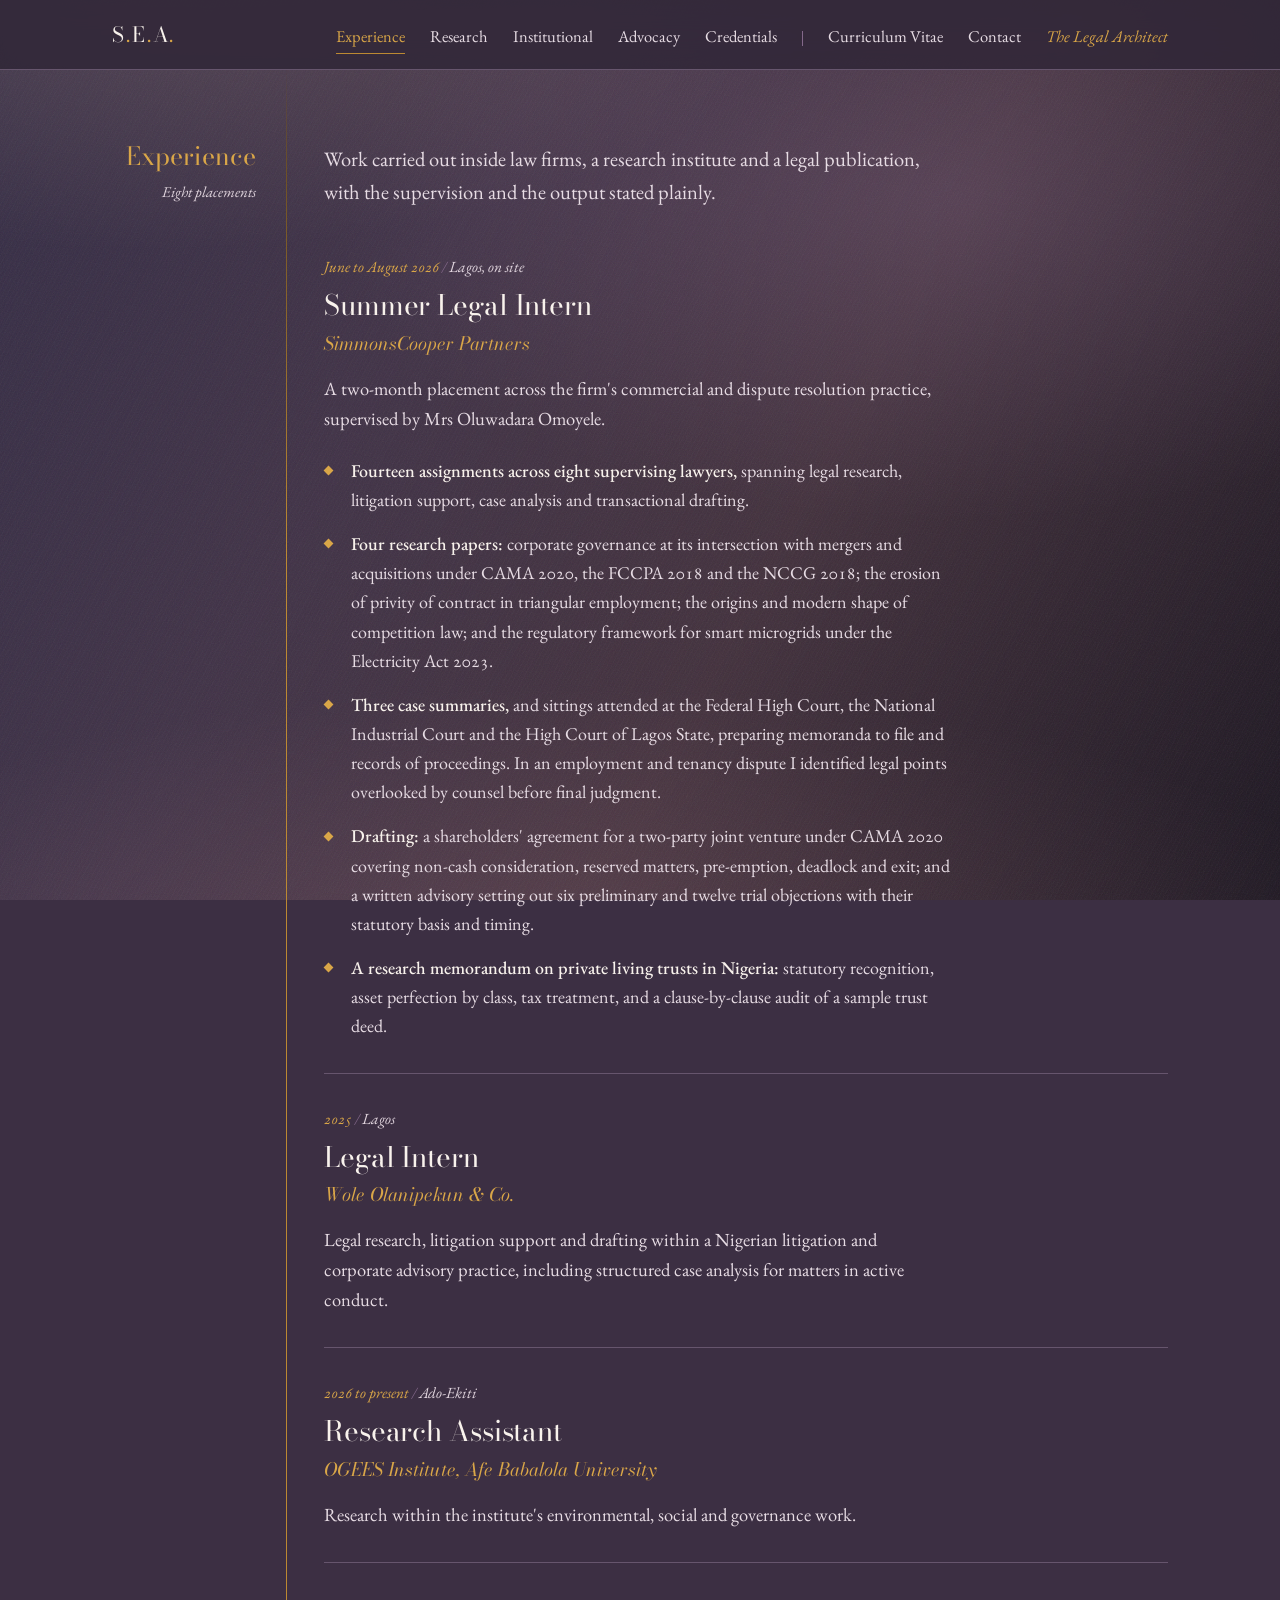
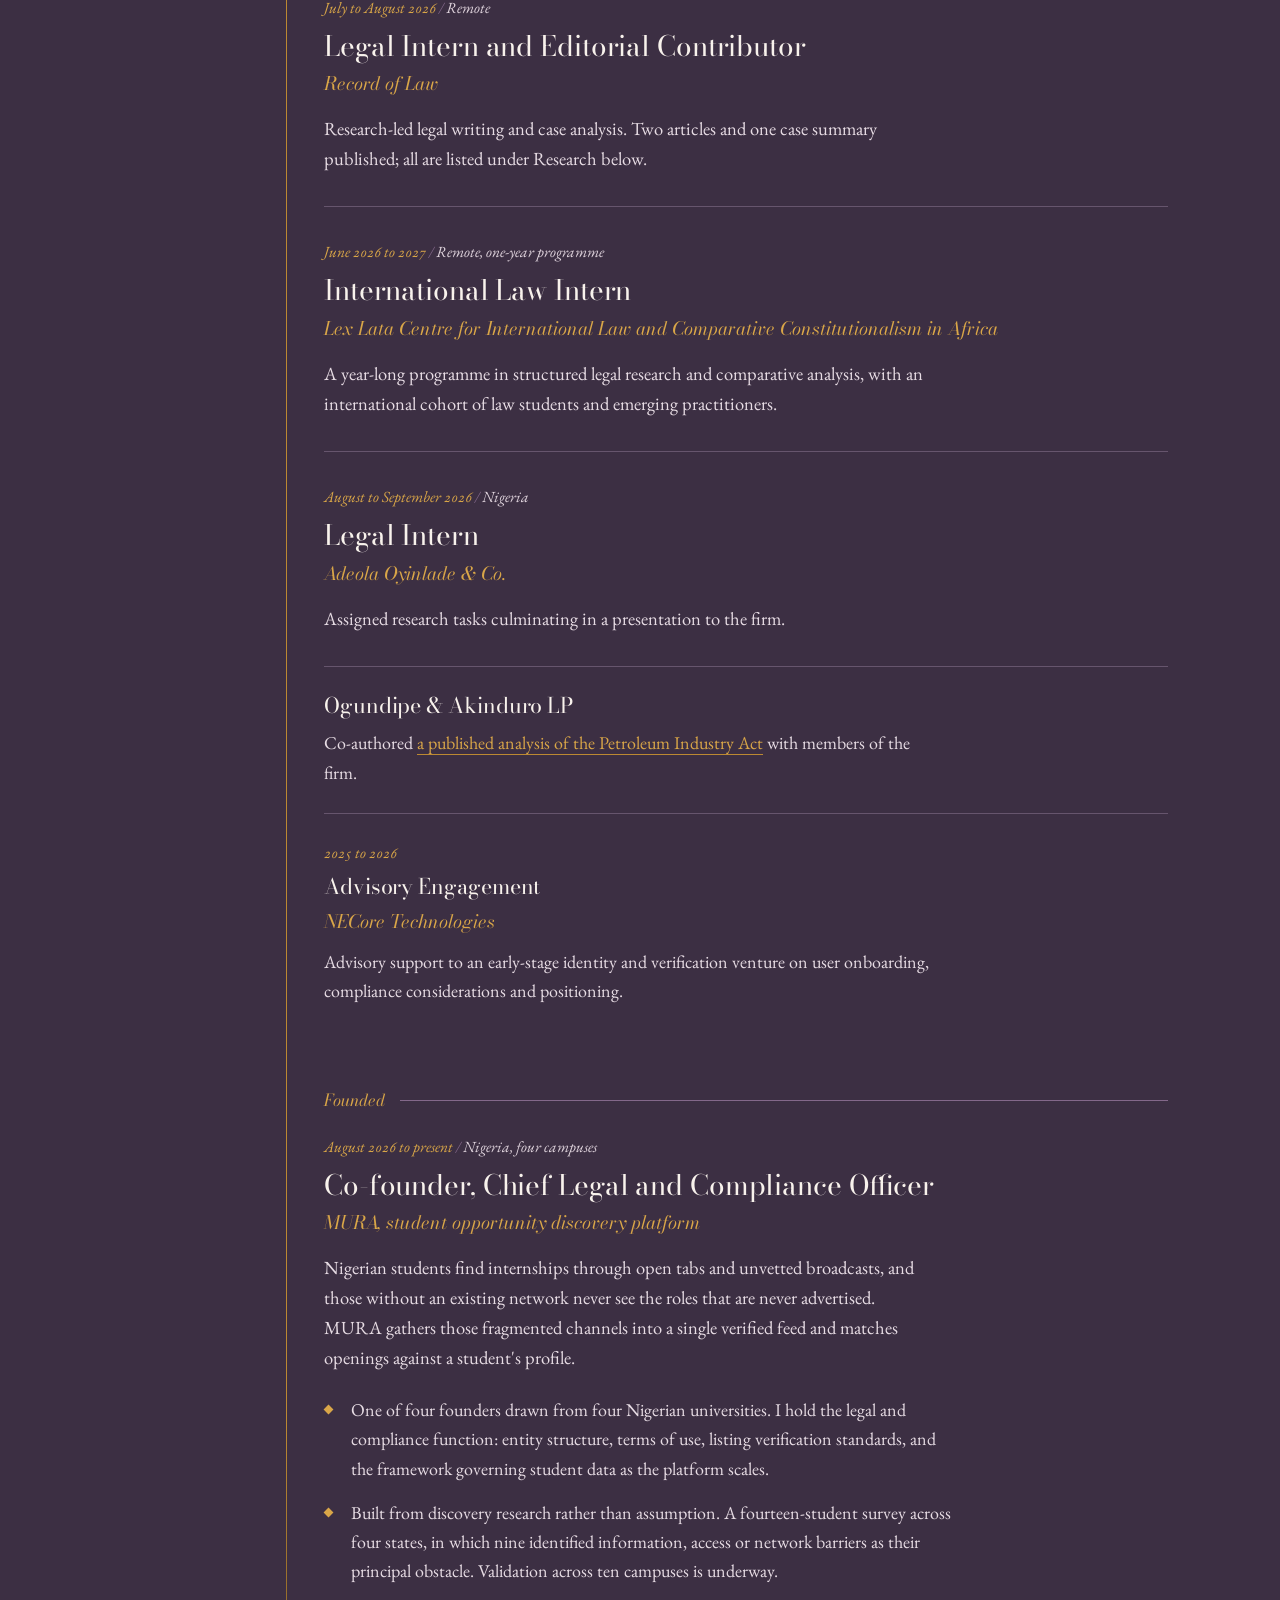
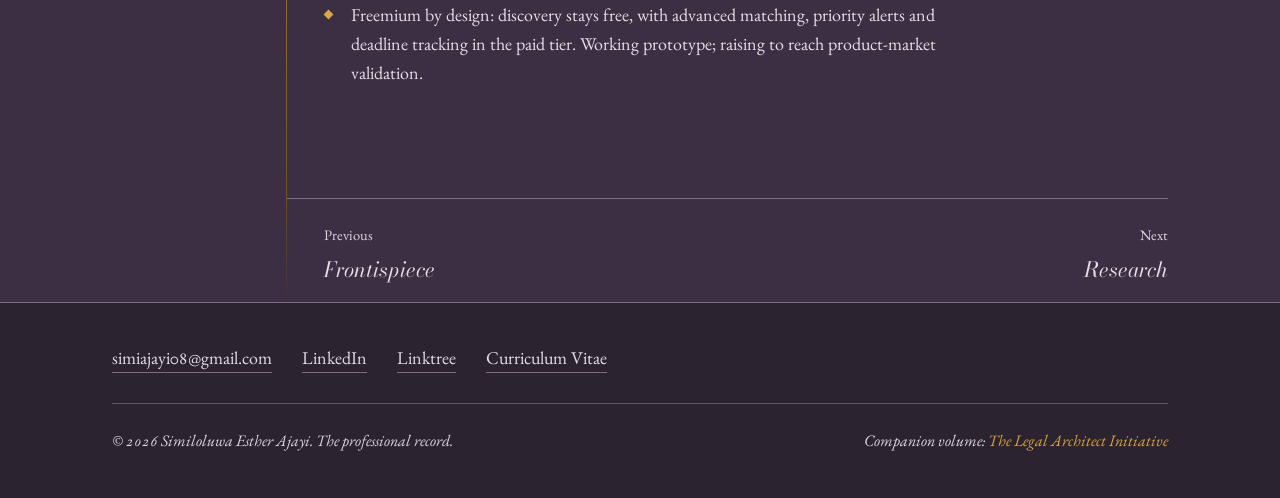
<file: experience.html>
<!DOCTYPE html>
<html lang="en">
<head>
<meta charset="utf-8">
<meta name="viewport" content="width=device-width, initial-scale=1">
<title>Experience / Similoluwa Esther Ajayi</title>
<meta name="description" content="Legal placements at SimmonsCooper Partners, Wole Olanipekun &amp; Co., the OGEES Institute and others, and the MURA venture.">
<meta name="author" content="Similoluwa Esther Ajayi">
<meta property="og:title" content="Experience / Similoluwa Esther Ajayi">
<meta property="og:description" content="Legal placements at SimmonsCooper Partners, Wole Olanipekun &amp; Co., the OGEES Institute and others, and the MURA venture.">
<meta property="og:type" content="profile">
<link rel="icon" href="https://lh3.googleusercontent.com/d/1kjmTSw4Yr4mLYOx6JM98Cxa_8jwLDV5q">
<link rel="apple-touch-icon" href="https://lh3.googleusercontent.com/d/1kjmTSw4Yr4mLYOx6JM98Cxa_8jwLDV5q">
<link rel="preconnect" href="https://fonts.googleapis.com">
<link rel="preconnect" href="https://fonts.gstatic.com" crossorigin>
<link rel="stylesheet" href="https://fonts.googleapis.com/css2?family=Bodoni+Moda:ital,opsz,wght@0,6..96,400..700;1,6..96,400..600&family=EB+Garamond:ital,wght@0,400..600;1,400..500&display=swap">
<style>

/* ============================================================
   SIMILOLUWA ESTHER AJAYI  /  THE PROFESSIONAL RECORD
   Palette drawn from the crowned butterfly: gilt on burnt ground,
   with the wing's sapphire, violet, magenta and rose kept for the
   jewel rail only.
   Type: Bodoni Moda (the face cut into the monogram) and EB Garamond.
   Structure: a bound volume. One gilt spine down the leaf, the
   chapter name standing in the margin beside what you are reading.
============================================================ */

:root{
  /* Sampled from the crowned butterfly on silk: the draped ground, not the
     wings. A true middle tone, dark enough for the gilt to read as gilt and
     light enough never to be a black page. */
  --silk:#3C2F43;
  --silk-2:#302737;
  --silk-3:#28202E;

  --rule:#83688A;
  --rule-soft:#66556D;

  /* the exact gilt from the espresso volume, unchanged */
  --gold:#D9A648;
  --gold-br:#F4C56E;
  --gold-dp:#BC8932;
  --gold-ghost:#6E5126;

  --cream:#F8F2EC;
  --cream-dim:#E7DCE4;
  --cream-mute:#E1D5DE;

  /* the wing stones, at the lightness the ground needs */
  --sapphire:#A8C3F7;
  --violet:#DCAAEC;
  --magenta:#F3A9D8;
  --rose:#F9ACB7;
  --peach:#FBCBA6;

  --shell:1124px;
  --pad:34px;
  --margin:174px;

  --display:"Bodoni Moda",ui-serif,Georgia,serif;
  --text:"EB Garamond",Georgia,"Times New Roman",serif;
}

*,*::before,*::after{box-sizing:border-box}
html{-webkit-text-size-adjust:100%}
body{
  margin:0;
  background:var(--silk);
  color:var(--cream);
  font-family:var(--text);
  font-size:19px;
  line-height:1.62;
  font-feature-settings:"liga" 1,"kern" 1,"onum" 1;
  -webkit-font-smoothing:antialiased;
}

/* the ground is not flat black: a low warm bloom behind the masthead
   and a faint ember at the foot, as light falling on dark leather */
body::before{
  content:"";position:fixed;inset:0;pointer-events:none;z-index:0;
  background:
    radial-gradient(92% 62% at 12% -8%, rgba(251,203,166,.17), transparent 58%),
    radial-gradient(78% 58% at 74% 22%, rgba(220,170,236,.13), transparent 62%),
    radial-gradient(108% 56% at 44% 112%, rgba(249,172,183,.13), transparent 64%),
    linear-gradient(118deg,
      rgba(52,45,70,.92) 0%,
      rgba(78,61,82,.28) 33%,
      rgba(74,52,56,.50) 61%,
      rgba(28,22,32,.95) 100%);
}
/* the weave, and the tooth of the cloth */
body::after{
  content:"";position:fixed;inset:0;pointer-events:none;z-index:0;opacity:.5;
  background:
    repeating-linear-gradient(118deg, rgba(255,255,255,.022) 0 1px, transparent 1px 4px),
    url("data:image/svg+xml,%3Csvg xmlns='http://www.w3.org/2000/svg' width='180' height='180'%3E%3Cfilter id='n'%3E%3CfeTurbulence type='fractalNoise' baseFrequency='.86' numOctaves='3'/%3E%3C/filter%3E%3Crect width='180' height='180' filter='url(%23n)' opacity='.14'/%3E%3C/svg%3E");
}
body>*{position:relative;z-index:1}

a{color:inherit}
img{max-width:100%;display:block}
h1,h2,h3,h4{margin:0;font-weight:400;font-family:var(--display)}
p{margin:0}
ul{margin:0;padding:0;list-style:none}

.shell{max-width:var(--shell);margin:0 auto;padding:0 var(--pad)}

/* ---------- the skip link ---------- */
.skip{position:absolute;left:-9999px;top:0}
.skip:focus{
  left:12px;top:12px;z-index:60;background:var(--gold);color:#241B2B;
  padding:10px 18px;border-radius:2px;font-size:15px
}

/* ---------- masthead ---------- */
.masthead{
  position:sticky;top:0;z-index:40;
  background:rgba(48,39,55,.86);
  backdrop-filter:blur(14px) saturate(130%);
  -webkit-backdrop-filter:blur(14px) saturate(130%);
  border-bottom:1px solid var(--rule-soft);
}
.masthead .shell{
  display:flex;align-items:baseline;justify-content:space-between;
  gap:28px;padding-top:17px;padding-bottom:15px;
}
.monogram{
  font-family:var(--display);font-size:21px;letter-spacing:.09em;
  color:var(--cream);text-decoration:none;white-space:nowrap;
}
.monogram i{font-style:normal;color:var(--gold)}
.mast-nav{display:flex;align-items:baseline;gap:25px;flex-wrap:wrap;justify-content:flex-end}
.mast-nav a{
  font-size:16.5px;color:var(--cream-dim);text-decoration:none;
  padding-bottom:3px;border-bottom:1px solid transparent;white-space:nowrap;
}
.mast-nav a:hover,.mast-nav a:focus-visible{color:var(--cream);border-bottom-color:var(--gold)}
.mast-nav .pipe{width:1px;height:15px;background:var(--rule);align-self:center}
.mast-nav .ext{color:var(--gold);font-style:italic}
.mast-nav .ext:hover{color:var(--gold-br)}
@media (max-width:860px){
  .masthead .shell{flex-direction:column;align-items:flex-start;gap:10px}
  .mast-nav{
    justify-content:flex-start;gap:21px;flex-wrap:nowrap;
    width:100%;overflow-x:auto;scrollbar-width:none;
    -ms-overflow-style:none;padding-bottom:2px;
    -webkit-mask-image:linear-gradient(to right,#000 88%,transparent);
    mask-image:linear-gradient(to right,#000 88%,transparent);
  }
  .mast-nav::-webkit-scrollbar{display:none}
  .mast-nav a{font-size:16px}
  .mast-nav .pipe{height:14px}
}

/* ---------- the leaf: gilt spine and margin ---------- */
.leaf{position:relative}
.leaf::before{
  content:"";position:absolute;z-index:0;
  left:calc(var(--pad) + var(--margin));top:0;bottom:0;width:1px;
  background:linear-gradient(to bottom,
    transparent 0, var(--gold-ghost) 3%, var(--gold-dp) 14%,
    var(--gold-dp) 86%, var(--gold-ghost) 97%, transparent 100%);
  transform-origin:top;
}
.chapter{
  scroll-margin-top:104px;
  display:grid;
  grid-template-columns:var(--margin) minmax(0,1fr);
  padding-top:86px;
}
.chapter:last-of-type{padding-bottom:0}
.runner{
  padding-right:30px;text-align:right;
  position:sticky;top:112px;align-self:start;
}
.runner h2{
  font-size:25px;line-height:1.18;color:var(--gold);
  letter-spacing:.005em;
}
.runner .count{
  display:block;margin-top:9px;font-size:15px;font-style:italic;
  color:var(--cream-mute);
}
.column{padding-left:38px;min-width:0}
.standfirst{
  font-size:20.5px;color:var(--cream-dim);max-width:60ch;
  margin-bottom:46px;
}
.standfirst em{color:var(--cream);font-style:italic}

/* ---------- hero ---------- */
.hero{
  display:grid;grid-template-columns:var(--margin) minmax(0,1fr);
  padding-top:78px;padding-bottom:16px;
}
.hero .plate{
  padding-right:30px;text-align:right;color:var(--cream-mute);
  font-size:15.5px;line-height:1.5;font-style:italic;padding-top:14px;
}
.hero .plate span{display:block}
.hero .plate span+span{margin-top:7px}
.hero .front{
  padding-left:38px;display:grid;
  grid-template-columns:minmax(0,1fr) 248px;gap:46px;align-items:stretch;
}
h1{
  font-size:clamp(45px,5.7vw,82px);line-height:.94;letter-spacing:-.012em;
  font-weight:500;
}
h1 .given{display:block}
h1 .family{display:block;color:var(--gold)}
.thesis{
  font-family:var(--display);font-style:italic;font-weight:400;
  font-size:clamp(23px,2.25vw,30px);line-height:1.26;
  color:var(--cream);margin-top:34px;max-width:27ch;
}
.lede{margin-top:30px;max-width:56ch;color:var(--cream-dim)}
.lede+.lede{margin-top:17px;font-size:18px;color:var(--cream-mute)}
.lede a{color:var(--gold);text-decoration:none;border-bottom:1px solid var(--gold-dp)}
.lede a:hover{color:var(--gold-br);border-bottom-color:var(--gold-br)}

/* the jewel rail: the four wing stones, the only place colour appears */
.rail{display:grid;grid-template-columns:repeat(2,max-content);gap:11px 38px;margin-top:40px}
.rail li{display:flex;align-items:center;gap:11px;font-size:17px;color:var(--cream-dim)}
.rail .stone{width:7px;height:7px;flex:none;border-radius:50%}
.rail li:nth-child(1) .stone{background:var(--gold)}
.rail li:nth-child(2) .stone{background:var(--violet)}
.rail li:nth-child(3) .stone{background:var(--sapphire)}
.rail li:nth-child(4) .stone{background:var(--rose)}

/* portrait, in colour, in a gilt frame */
/* the portrait runs the full height of the frontispiece, a gilt slab */
.hero .front>div:last-child{display:flex;flex-direction:column;min-height:0}
.hero .front .portrait{flex:1;min-height:420px}
.hero .front .portrait img{height:100%;aspect-ratio:auto}
.portrait{position:relative;padding:9px;background:var(--silk-3);border:1px solid var(--rule);display:flex;box-shadow:0 10px 34px rgba(30,22,36,.32)}
.portrait::after{
  content:"";position:absolute;inset:0;pointer-events:none;
  box-shadow:inset 0 0 0 1px rgba(217,166,72,.45);
}
.portrait img{aspect-ratio:4/5;object-fit:cover;width:100%;height:auto;display:block;filter:saturate(1.04) contrast(1.02)}
.caption{
  margin-top:13px;display:flex;justify-content:space-between;gap:14px;
  font-size:14.5px;font-style:italic;color:var(--cream-mute);
}

/* ---------- entries ---------- */
.entry{padding:32px 0;border-top:1px solid var(--rule-soft)}
.entry:first-of-type{border-top:0;padding-top:0}
.when{
  font-size:15.5px;font-style:italic;color:var(--gold);
  margin-bottom:9px;
}
.when .where{color:var(--cream-mute);font-style:italic}
.when .where::before{content:" / ";color:var(--rule)}
.role{font-size:28px;line-height:1.2;letter-spacing:-.004em}
.house{
  font-family:var(--display);font-size:18.5px;font-style:italic;
  color:var(--gold);margin-top:7px;
}
.gloss{margin-top:15px;max-width:68ch;color:var(--cream-dim);font-size:18.5px}
.gloss a{color:var(--gold);text-decoration:none;border-bottom:1px solid var(--gold-dp)}
.gloss a:hover{color:var(--gold-br)}

/* the itemised work: a hanging gilt fleuron, not a bullet dot */
.work{margin-top:22px;max-width:70ch}
.work li{
  position:relative;padding-left:27px;font-size:18px;
  color:var(--cream-dim);
}
.work li+li{margin-top:15px}
.work li::before{
  content:"";position:absolute;left:1px;top:.62em;
  width:7px;height:7px;background:var(--gold);transform:rotate(45deg);
  ;
}
.work li b{font-weight:500;color:var(--cream)}
.tally{
  margin-top:24px;padding-top:17px;border-top:1px solid var(--rule-soft);
  font-family:var(--display);font-style:italic;font-size:19px;color:var(--gold);
}

/* a quieter entry: the places that need a line, not a page */
.brief{padding:26px 0;border-top:1px solid var(--rule-soft)}
.brief .role{font-size:21.5px}
.brief .gloss{margin-top:10px;font-size:18px}

/* ---------- the published list ---------- */
.works{margin-top:4px}
.work-item{
  padding:26px 0;border-top:1px solid var(--rule-soft);
  display:grid;grid-template-columns:minmax(0,1fr) auto;gap:10px 34px;align-items:baseline;
}
.work-item:first-child{border-top:0;padding-top:0}
.work-item .cite{font-size:21px;line-height:1.34;font-family:var(--display);color:var(--cream)}
.work-item .cite em{font-style:italic}
.work-item .organ{
  font-size:16px;font-style:italic;color:var(--cream-mute);white-space:nowrap;text-align:right;
}
.work-item .organ b{font-weight:400;color:var(--gold);font-style:italic}
@media (max-width:680px){
  .work-item{grid-template-columns:1fr}
  .work-item .organ{text-align:left;white-space:normal}
}
.coda{
  margin-top:40px;padding-top:26px;border-top:1px solid var(--rule);
  font-family:var(--display);font-style:italic;font-size:21px;color:var(--cream-dim);
  max-width:62ch;
}
.coda a{color:var(--gold);text-decoration:none;border-bottom:1px solid var(--gold-dp)}
.coda a:hover{color:var(--gold-br)}

/* ---------- small headings inside a chapter ---------- */
.rubric{
  font-family:var(--display);font-size:16.5px;font-style:italic;
  color:var(--gold);margin:56px 0 20px;
  display:flex;align-items:center;gap:15px;
}
.rubric::after{content:"";flex:1;height:1px;background:var(--rule)}
.rubric:first-child{margin-top:0}

/* ---------- the credential register ---------- */
.register{border-top:1px solid var(--rule-soft)}
.reg-row{
  display:grid;grid-template-columns:minmax(0,1fr) 150px;
  gap:6px 30px;align-items:baseline;
  padding:17px 0;border-bottom:1px solid var(--rule-soft);
}
.reg-row .item{font-size:19.5px;color:var(--cream)}
.reg-row .item small{display:block;font-size:16.5px;font-style:italic;color:var(--cream-mute);margin-top:4px}
.reg-row .state{font-size:16px;font-style:italic;text-align:right;color:var(--cream-mute)}
.reg-row .state.done{color:var(--gold)}
@media (max-width:680px){
  .reg-row{grid-template-columns:1fr}
  .reg-row .state{text-align:left}
}

/* ---------- the closing leaf ---------- */
.colophon{
  display:grid;grid-template-columns:var(--margin) minmax(0,1fr);
  padding-top:96px;padding-bottom:84px;
}
.colophon .mark{padding-right:30px;text-align:right}
.colophon .mark span{
  font-family:var(--display);font-size:21px;letter-spacing:.09em;color:var(--gold);
}
.colophon .said{padding-left:38px}
.colophon blockquote{
  margin:0;font-family:var(--display);font-weight:400;
  font-size:clamp(28px,3.9vw,50px);line-height:1.1;letter-spacing:-.01em;
  color:var(--cream);max-width:34ch;
}
.colophon .after{margin-top:26px;font-size:20px;color:var(--cream-dim);max-width:52ch;font-style:italic;font-family:var(--display)}

/* ---------- foot ---------- */
footer{border-top:1px solid var(--rule);background:rgba(40,32,46,.78)}
footer .shell{padding-top:40px;padding-bottom:44px}
.foot-links{display:flex;flex-wrap:wrap;gap:13px 30px}
.foot-links a{font-size:18px;color:var(--cream-dim);text-decoration:none;border-bottom:1px solid var(--rule)}
.foot-links a:hover{color:var(--cream);border-bottom-color:var(--gold)}
.foot-rule{height:1px;background:var(--rule-soft);margin:30px 0 24px}
.foot-base{
  display:flex;flex-wrap:wrap;gap:9px 26px;justify-content:space-between;
  font-size:16px;color:var(--cream-mute);font-style:italic;
}
.foot-base a{color:var(--gold);text-decoration:none}
.foot-base a:hover{color:var(--gold-br)}

/* ---------- focus ---------- */
:focus-visible{outline:2px solid var(--gold-br);outline-offset:3px;border-radius:1px}

/* ---------- the single orchestrated moment: the leaf opens ---------- */
@keyframes gild{from{transform:scaleY(0)}to{transform:scaleY(1)}}
@keyframes rise{from{opacity:0;transform:translateY(16px)}to{opacity:1;transform:none}}
.leaf::before{animation:gild 1500ms cubic-bezier(.16,1,.3,1) both}
h1 .given{animation:rise 820ms cubic-bezier(.16,1,.3,1) 120ms both}
h1 .family{animation:rise 820ms cubic-bezier(.16,1,.3,1) 250ms both}
.thesis{animation:rise 820ms cubic-bezier(.16,1,.3,1) 400ms both}
.portrait{animation:rise 900ms cubic-bezier(.16,1,.3,1) 330ms both}
@media (prefers-reduced-motion:no-preference){html{scroll-behavior:smooth}}
@media (prefers-reduced-motion:reduce){
  *,*::before,*::after{animation:none!important;transition:none!important}
}

/* ---------- the volume on smaller leaves ----------
   The margin narrows but never closes.  The chapter name keeps its place
   beside the text with the gilt spine between them, at every width. */
@media (max-width:1000px){
  :root{--margin:128px;--pad:24px}
  .runner{top:102px;padding-right:20px}
  .runner h2{font-size:21px}
  .runner .count{font-size:13.5px;margin-top:7px}
  .column{padding-left:24px}
  .hero .plate{padding-right:20px;font-size:13.5px}
  .colophon .mark{padding-right:20px}
  .colophon .mark span{font-size:18px}
  .toc .label{padding-right:20px}
  .toc .label span{font-size:21px}
  .toc .list,.leafnav .pair{padding-left:24px}
  .hero .front{padding-left:24px;grid-template-columns:1fr;gap:34px;align-items:start}
  .hero .front>div:last-child{display:block}
  .hero .front .portrait{min-height:0;flex:none}
  .hero .front .portrait img{height:auto;aspect-ratio:4/5}
  .portrait{max-width:280px}
  .chapter{padding-top:62px;scroll-margin-top:92px}
  .hero{padding-top:48px}
  .rail{grid-template-columns:1fr;gap:10px;margin-top:32px}
  body{font-size:18px}
}

@media (max-width:620px){
  :root{--margin:84px;--pad:15px}
  .runner{top:96px;padding-right:12px}
  .runner h2{
    font-size:14.5px;line-height:1.16;letter-spacing:0;
  }
  .runner .count{font-size:11.5px;margin-top:6px;line-height:1.25}
  .column{padding-left:15px}
  .hero .plate{padding-right:12px;font-size:11.5px;line-height:1.35;padding-top:8px}
  .hero .plate span+span{margin-top:5px}
  .hero .front{padding-left:15px;gap:28px}
  .colophon .mark{padding-right:12px}
  .colophon .mark span{font-size:13px;letter-spacing:.05em}
  .toc .label{padding-right:12px}
  .toc .label span{font-size:15.5px}
  .toc .list,.leafnav .pair{padding-left:15px}
  .portrait{max-width:100%}

  body{font-size:16.5px;line-height:1.58}
  h1{font-size:clamp(34px,10vw,44px)}
  .thesis{font-size:21px;margin-top:22px}
  .lede{font-size:16.5px}
  .lede+.lede{font-size:16px}
  .standfirst{font-size:17.5px;margin-bottom:32px}
  .role{font-size:21px}
  .brief .role{font-size:19px}
  .house{font-size:16.5px}
  .gloss{font-size:16.5px}
  .work li{font-size:16px;padding-left:21px}
  .work li::before{width:6px;height:6px}
  .tally{font-size:17px}
  .when{font-size:14px}
  .rubric{font-size:15px;margin:40px 0 16px}
  .work-item .cite{font-size:18px}
  .cnt-row h3{font-size:22px}
  .cnt-row .say{font-size:16px}
  .reg-row .item{font-size:17px}
  .reg-row .item small{font-size:15px}
  .colophon blockquote{font-size:27px}
  .colophon .after{font-size:17px}
  .leafnav a{font-size:17px}
  .entry{padding:26px 0}
}

@media (max-width:380px){
  :root{--margin:72px;--pad:13px}
  .runner h2{font-size:14px}
  .column,.toc .list,.leafnav .pair,.hero .front{padding-left:13px}
}


/* ============================================================
   MULTI-PAGE ADDITIONS
============================================================ */

.mast-nav a[aria-current="page"]{color:var(--gold);border-bottom-color:var(--gold-dp)}

/* the table of contents, on the frontispiece */
.toc{display:grid;grid-template-columns:var(--margin) minmax(0,1fr);padding-top:92px;padding-bottom:12px}
.toc .label{padding-right:30px;text-align:right}
.toc .label span{font-family:var(--display);font-size:25px;font-style:italic;color:var(--gold)}
.toc .list{padding-left:38px;min-width:0;border-top:1px solid var(--rule)}
.cnt-row{
  display:grid;grid-template-columns:minmax(0,1fr) auto;gap:7px 34px;
  align-items:baseline;padding:26px 0;border-bottom:1px solid var(--rule-soft);
}
.cnt-row h3{font-size:28px;line-height:1.16}
.cnt-row h3 a{color:var(--cream);text-decoration:none;border-bottom:1px solid transparent}
.cnt-row h3 a:hover,.cnt-row h3 a:focus-visible{color:var(--gold-br);border-bottom-color:var(--gold-dp)}
.cnt-row .say{grid-column:1;font-size:18px;color:var(--cream-mute);max-width:58ch}
.cnt-row .fig{
  grid-row:1;grid-column:2;font-size:15.5px;font-style:italic;
  color:var(--gold);text-align:right;white-space:nowrap;
}
@media (max-width:680px){
  .cnt-row{grid-template-columns:1fr}
  .cnt-row .fig{grid-row:auto;grid-column:1;text-align:left}
}

/* turning the leaf: foot of every inner page */
.leafnav{display:grid;grid-template-columns:var(--margin) minmax(0,1fr);padding:78px 0 16px}
.leafnav .pair{
  grid-column:2;padding-left:38px;padding-top:24px;border-top:1px solid var(--rule);
  display:flex;justify-content:space-between;gap:26px;flex-wrap:wrap;
}
.leafnav a{
  font-family:var(--display);font-style:italic;font-size:21px;
  color:var(--cream-dim);text-decoration:none;max-width:22ch;
}
.leafnav a:hover,.leafnav a:focus-visible{color:var(--gold-br)}
.leafnav .lab{
  display:block;font-family:var(--text);font-style:normal;font-size:14.5px;
  color:var(--cream-mute);margin-bottom:6px;
}
.leafnav .next{text-align:right;margin-left:auto}
.leafnav .next .lab{text-align:right}

/* an inner page opens straight into its chapter */
.inner .chapter{padding-top:72px}

@media (max-width:900px){
  .toc,.leafnav{grid-template-columns:1fr}
  .toc{padding-top:60px}
  .toc .label{padding:0 0 22px;text-align:left}
  .toc .list{padding-left:0}
  .leafnav{padding-top:56px}
  .leafnav .pair{grid-column:1;padding-left:0;gap:30px}
  .leafnav a{font-size:19px}
}

</style>
</head>
<body>
<a class="skip" href="#main">Skip to the record</a>

<header class="masthead">
  <div class="shell">
    <a class="monogram" href="index.html">S<i>.</i>E<i>.</i>A<i>.</i></a>
    <nav class="mast-nav" aria-label="Contents">
      <a href="experience.html" aria-current="page">Experience</a>
      <a href="research.html">Research</a>
      <a href="institutional.html">Institutional</a>
      <a href="advocacy.html">Advocacy</a>
      <a href="credentials.html">Credentials</a>
      <span class="pipe" aria-hidden="true"></span>
      <a href="https://drive.google.com/file/d/1BMjng7qNnUp8rgNAZI5Ce51cQnbKRFc3/view?usp=drive_link" target="_blank" rel="noopener">Curriculum Vitae</a>
      <a href="mailto:simiajayi08@gmail.com">Contact</a>
      <a class="ext" href="https://official-similoluwaestherajayi.github.io/Similoluwa-Esther-Ajayi-The-Legal-Architect-Initiative/" target="_blank" rel="noopener">The Legal Architect</a>
    </nav>
  </div>
</header>

<main id="main" class="inner">
<div class="shell leaf">

  <section class="chapter" id="experience" aria-labelledby="h-exp">
    <div class="runner"><h2 id="h-exp">Experience</h2><span class="count">Eight placements</span></div>
    <div class="column">
      <p class="standfirst">
        Work carried out inside law firms, a research institute and a legal
        publication, with the supervision and the output stated plainly.
      </p>

      <article class="entry">
        <p class="when">June to August 2026 <span class="where">Lagos, on site</span></p>
        <h3 class="role">Summer Legal Intern</h3>
        <p class="house">SimmonsCooper Partners</p>
        <p class="gloss">
          A two&#8209;month placement across the firm's commercial and dispute
          resolution practice, supervised by Mrs Oluwadara Omoyele.
        </p>
        <ul class="work">
          <li><b>Fourteen assignments across eight supervising lawyers,</b> spanning legal
            research, litigation support, case analysis and transactional drafting.</li>
          <li><b>Four research papers:</b> corporate governance at its intersection with
            mergers and acquisitions under CAMA 2020, the FCCPA 2018 and the NCCG 2018;
            the erosion of privity of contract in triangular employment; the origins and
            modern shape of competition law; and the regulatory framework for smart
            microgrids under the Electricity Act 2023.</li>
          <li><b>Three case summaries,</b> and sittings attended at the Federal High Court,
            the National Industrial Court and the High Court of Lagos State, preparing
            memoranda to file and records of proceedings. In an employment and tenancy
            dispute I identified legal points overlooked by counsel before final judgment.</li>
          <li><b>Drafting:</b> a shareholders' agreement for a two&#8209;party joint venture
            under CAMA 2020 covering non&#8209;cash consideration, reserved matters,
            pre&#8209;emption, deadlock and exit; and a written advisory setting out six
            preliminary and twelve trial objections with their statutory basis and timing.</li>
          <li><b>A research memorandum on private living trusts in Nigeria:</b> statutory
            recognition, asset perfection by class, tax treatment, and a
            clause&#8209;by&#8209;clause audit of a sample trust deed.</li>
        </ul>
      </article>

      <article class="entry">
        <p class="when">2025 <span class="where">Lagos</span></p>
        <h3 class="role">Legal Intern</h3>
        <p class="house">Wole Olanipekun &amp; Co.</p>
        <p class="gloss">
          Legal research, litigation support and drafting within a Nigerian litigation
          and corporate advisory practice, including structured case analysis for
          matters in active conduct.
        </p>
      </article>

      <article class="entry">
        <p class="when">2026 to present <span class="where">Ado&#8209;Ekiti</span></p>
        <h3 class="role">Research Assistant</h3>
        <p class="house">OGEES Institute, Afe Babalola University</p>
        <p class="gloss">
          Research within the institute's environmental, social and governance work.
        </p>
      </article>

      <article class="entry">
        <p class="when">July to August 2026 <span class="where">Remote</span></p>
        <h3 class="role">Legal Intern and Editorial Contributor</h3>
        <p class="house">Record of Law</p>
        <p class="gloss">
          Research&#8209;led legal writing and case analysis. Two articles and one case
          summary published; all are listed under Research below.
        </p>
      </article>

      <article class="entry">
        <p class="when">June 2026 to 2027 <span class="where">Remote, one&#8209;year programme</span></p>
        <h3 class="role">International Law Intern</h3>
        <p class="house">Lex Lata Centre for International Law and Comparative Constitutionalism in Africa</p>
        <p class="gloss">
          A year&#8209;long programme in structured legal research and comparative
          analysis, with an international cohort of law students and emerging
          practitioners.
        </p>
      </article>

      <article class="entry">
        <p class="when">August to September 2026 <span class="where">Nigeria</span></p>
        <h3 class="role">Legal Intern</h3>
        <p class="house">Adeola Oyinlade &amp; Co.</p>
        <p class="gloss">Assigned research tasks culminating in a presentation to the firm.</p>
      </article>

      <article class="brief">
        <h3 class="role">Ogundipe &amp; Akinduro LP</h3>
        <p class="gloss">
          Co&#8209;authored
          <a href="https://www.linkedin.com/pulse/nigerias-oil-reform-crossroads-did-pia-deliver-just-ao81e/" target="_blank" rel="noopener">a published analysis of the Petroleum Industry Act</a>
          with members of the firm.
        </p>
      </article>

      <article class="brief">
        <p class="when">2025 to 2026</p>
        <h3 class="role">Advisory Engagement</h3>
        <p class="house">NECore Technologies</p>
        <p class="gloss">
          Advisory support to an early&#8209;stage identity and verification venture on
          user onboarding, compliance considerations and positioning.
        </p>
      </article>

      <p class="rubric">Founded</p>

      <article class="entry" style="border-top:0;padding-top:0">
        <p class="when">August 2026 to present <span class="where">Nigeria, four campuses</span></p>
        <h3 class="role">Co&#8209;founder, Chief Legal and Compliance Officer</h3>
        <p class="house">MURA, student opportunity discovery platform</p>
        <p class="gloss">
          Nigerian students find internships through open tabs and unvetted broadcasts,
          and those without an existing network never see the roles that are never
          advertised. MURA gathers those fragmented channels into a single verified feed
          and matches openings against a student's profile.
        </p>
        <ul class="work">
          <li>One of four founders drawn from four Nigerian universities. I hold the legal
            and compliance function: entity structure, terms of use, listing verification
            standards, and the framework governing student data as the platform scales.</li>
          <li>Built from discovery research rather than assumption. A fourteen&#8209;student
            survey across four states, in which nine identified information, access or
            network barriers as their principal obstacle. Validation across ten campuses
            is underway.</li>
          <li>Freemium by design: discovery stays free, with advanced matching, priority
            alerts and deadline tracking in the paid tier. Working prototype; raising to
            reach product&#8209;market validation.</li>
        </ul>
      </article>
    </div>
  </section>

  <!-- ====================== RESEARCH ====================== -->

  <nav class="leafnav" aria-label="Turn the leaf">
    <div class="pair">
      <a class="prev" href="index.html"><span class="lab">Previous</span>Frontispiece</a>
      <a class="next" href="research.html"><span class="lab">Next</span>Research</a>
    </div>
  </nav>

</div>
</main>

<footer>
  <div class="shell">
    <nav class="foot-links" aria-label="Elsewhere">
      <a href="mailto:simiajayi08@gmail.com">simiajayi08@gmail.com</a>
      <a href="https://www.linkedin.com/in/similoluwaestherajayi" target="_blank" rel="noopener">LinkedIn</a>
      <a href="https://linktr.ee/SimiloluwaEstherAjayi" target="_blank" rel="noopener">Linktree</a>
      <a href="https://drive.google.com/file/d/1BMjng7qNnUp8rgNAZI5Ce51cQnbKRFc3/view?usp=drive_link" target="_blank" rel="noopener">Curriculum Vitae</a>
    </nav>
    <div class="foot-rule"></div>
    <div class="foot-base">
      <span>&copy; 2026 Similoluwa Esther Ajayi. The professional record.</span>
      <span>Companion volume: <a href="https://official-similoluwaestherajayi.github.io/Similoluwa-Esther-Ajayi-The-Legal-Architect-Initiative/" target="_blank" rel="noopener">The Legal Architect Initiative</a></span>
    </div>
  </div>
</footer>
</body>
</html>
</file>
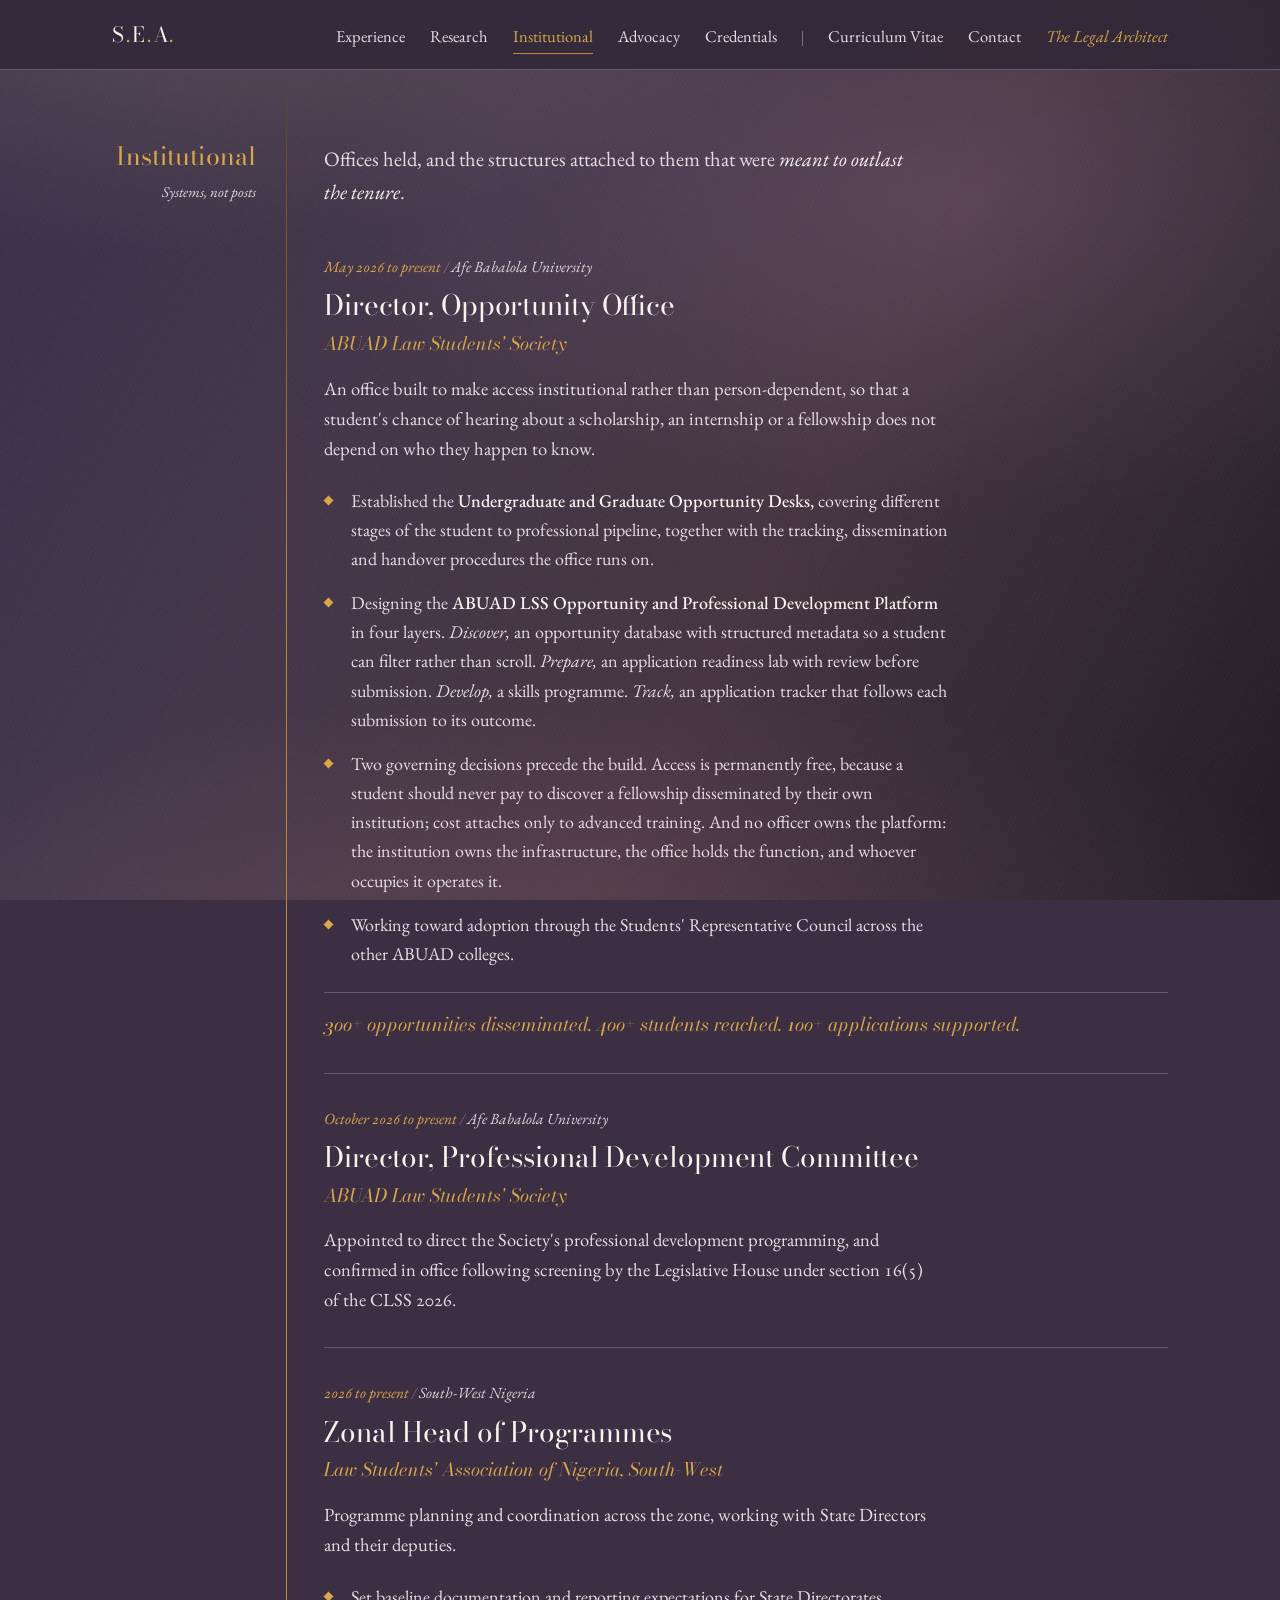
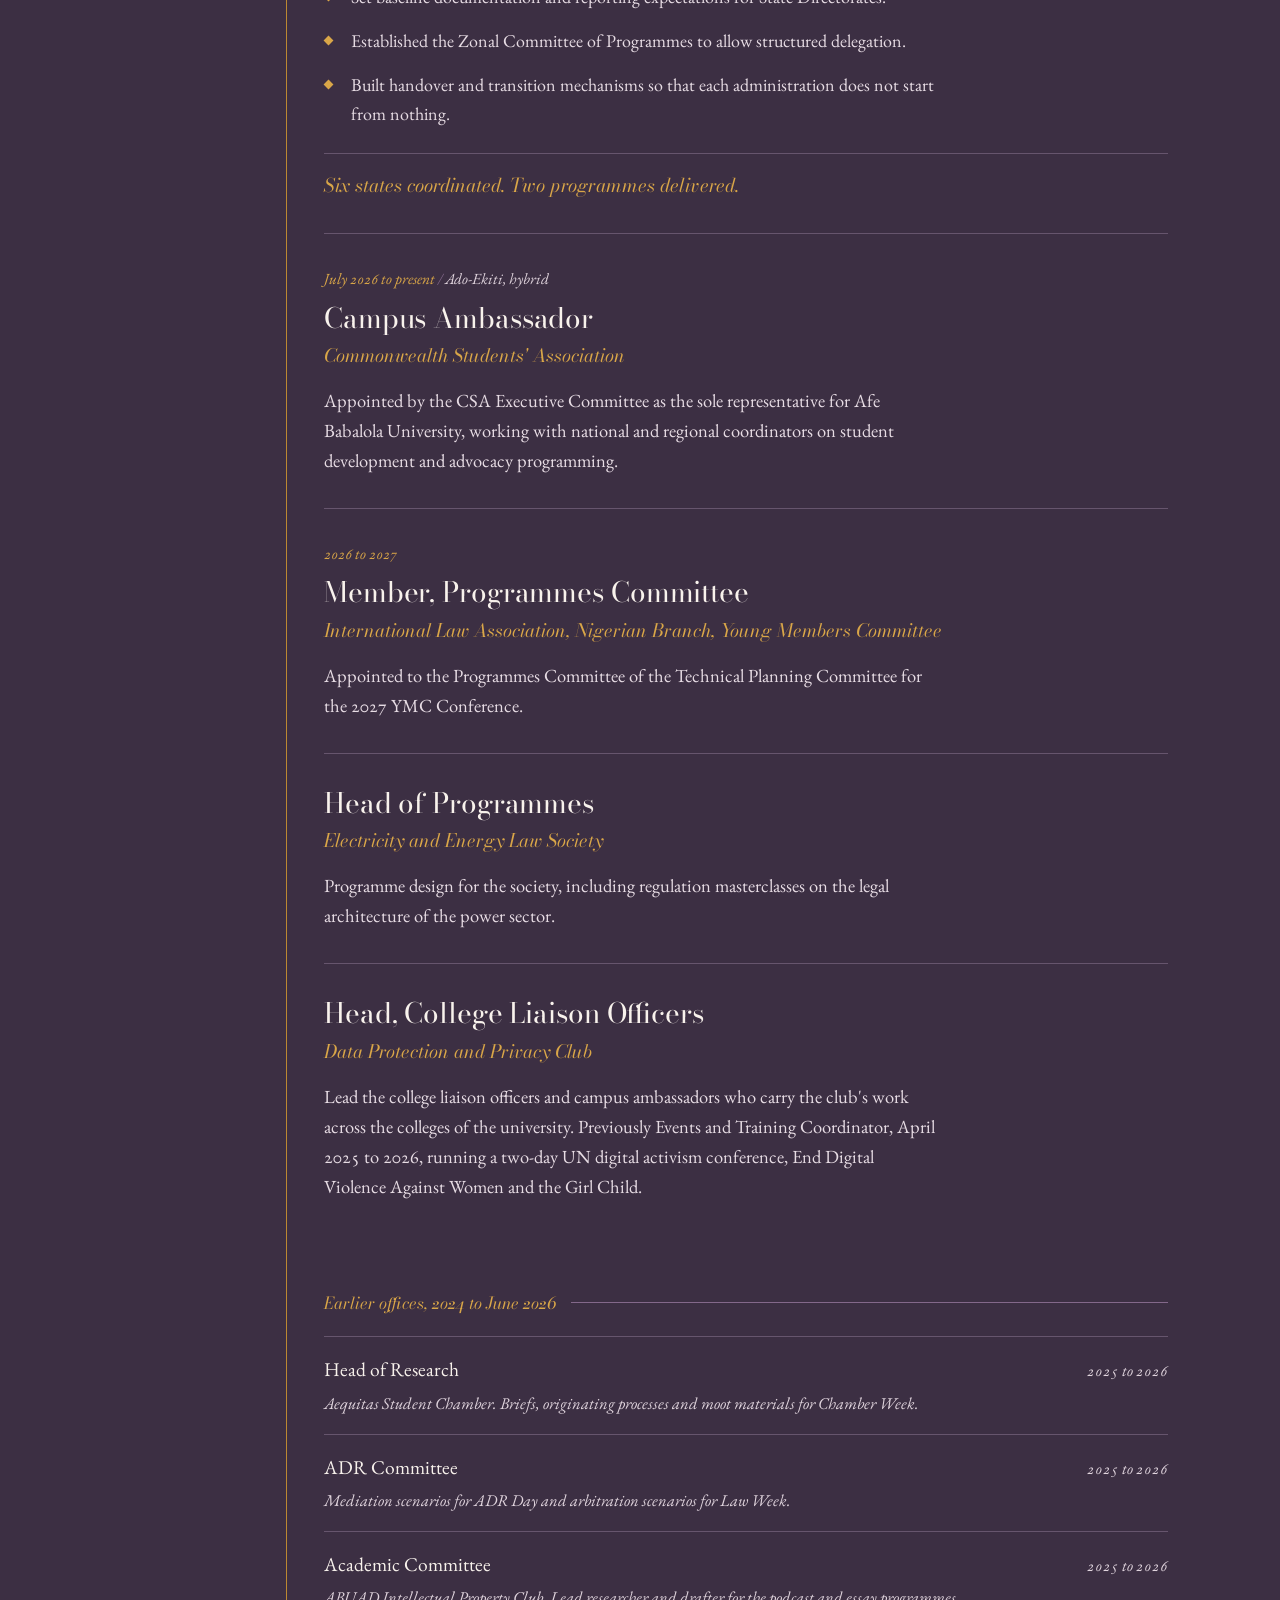
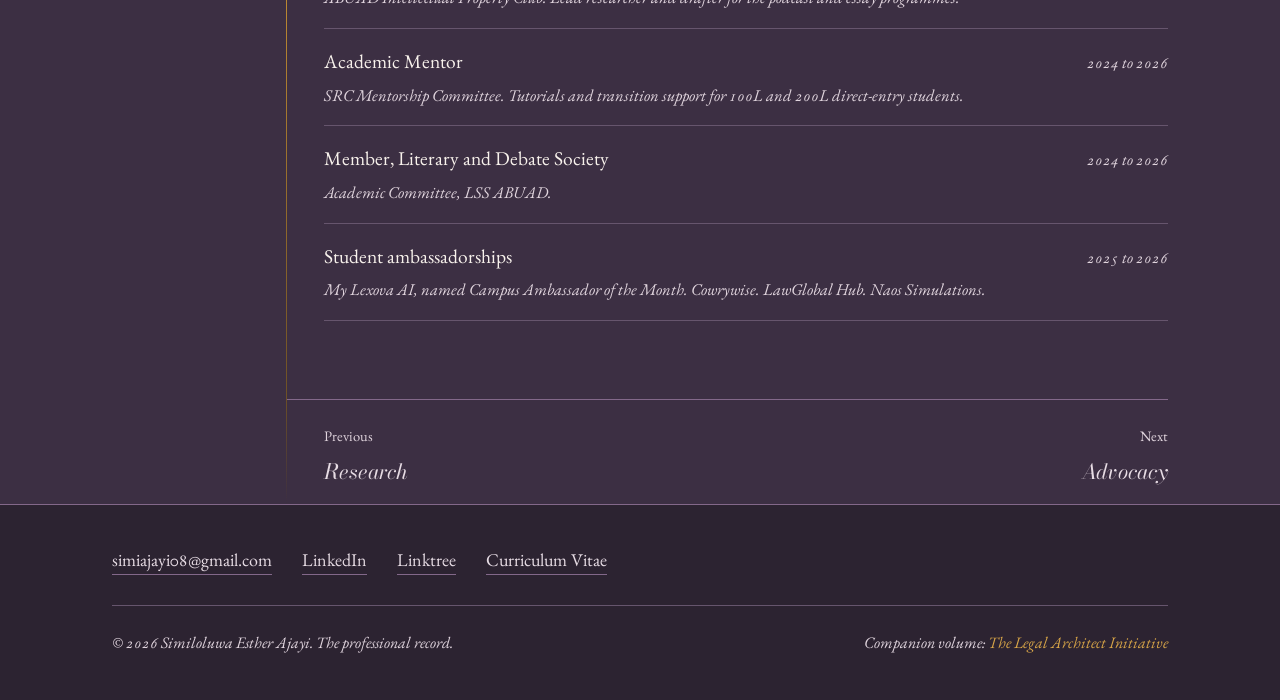
<file: institutional.html>
<!DOCTYPE html>
<html lang="en">
<head>
<meta charset="utf-8">
<meta name="viewport" content="width=device-width, initial-scale=1">
<title>Institutional / Similoluwa Esther Ajayi</title>
<meta name="description" content="Offices held by Similoluwa Esther Ajayi, and the structures built to outlast the tenure.">
<meta name="author" content="Similoluwa Esther Ajayi">
<meta property="og:title" content="Institutional / Similoluwa Esther Ajayi">
<meta property="og:description" content="Offices held by Similoluwa Esther Ajayi, and the structures built to outlast the tenure.">
<meta property="og:type" content="profile">
<link rel="icon" href="https://lh3.googleusercontent.com/d/1kjmTSw4Yr4mLYOx6JM98Cxa_8jwLDV5q">
<link rel="apple-touch-icon" href="https://lh3.googleusercontent.com/d/1kjmTSw4Yr4mLYOx6JM98Cxa_8jwLDV5q">
<link rel="preconnect" href="https://fonts.googleapis.com">
<link rel="preconnect" href="https://fonts.gstatic.com" crossorigin>
<link rel="stylesheet" href="https://fonts.googleapis.com/css2?family=Bodoni+Moda:ital,opsz,wght@0,6..96,400..700;1,6..96,400..600&family=EB+Garamond:ital,wght@0,400..600;1,400..500&display=swap">
<style>

/* ============================================================
   SIMILOLUWA ESTHER AJAYI  /  THE PROFESSIONAL RECORD
   Palette drawn from the crowned butterfly: gilt on burnt ground,
   with the wing's sapphire, violet, magenta and rose kept for the
   jewel rail only.
   Type: Bodoni Moda (the face cut into the monogram) and EB Garamond.
   Structure: a bound volume. One gilt spine down the leaf, the
   chapter name standing in the margin beside what you are reading.
============================================================ */

:root{
  /* Sampled from the crowned butterfly on silk: the draped ground, not the
     wings. A true middle tone, dark enough for the gilt to read as gilt and
     light enough never to be a black page. */
  --silk:#3C2F43;
  --silk-2:#302737;
  --silk-3:#28202E;

  --rule:#83688A;
  --rule-soft:#66556D;

  /* the exact gilt from the espresso volume, unchanged */
  --gold:#D9A648;
  --gold-br:#F4C56E;
  --gold-dp:#BC8932;
  --gold-ghost:#6E5126;

  --cream:#F8F2EC;
  --cream-dim:#E7DCE4;
  --cream-mute:#E1D5DE;

  /* the wing stones, at the lightness the ground needs */
  --sapphire:#A8C3F7;
  --violet:#DCAAEC;
  --magenta:#F3A9D8;
  --rose:#F9ACB7;
  --peach:#FBCBA6;

  --shell:1124px;
  --pad:34px;
  --margin:174px;

  --display:"Bodoni Moda",ui-serif,Georgia,serif;
  --text:"EB Garamond",Georgia,"Times New Roman",serif;
}

*,*::before,*::after{box-sizing:border-box}
html{-webkit-text-size-adjust:100%}
body{
  margin:0;
  background:var(--silk);
  color:var(--cream);
  font-family:var(--text);
  font-size:19px;
  line-height:1.62;
  font-feature-settings:"liga" 1,"kern" 1,"onum" 1;
  -webkit-font-smoothing:antialiased;
}

/* the ground is not flat black: a low warm bloom behind the masthead
   and a faint ember at the foot, as light falling on dark leather */
body::before{
  content:"";position:fixed;inset:0;pointer-events:none;z-index:0;
  background:
    radial-gradient(92% 62% at 12% -8%, rgba(251,203,166,.17), transparent 58%),
    radial-gradient(78% 58% at 74% 22%, rgba(220,170,236,.13), transparent 62%),
    radial-gradient(108% 56% at 44% 112%, rgba(249,172,183,.13), transparent 64%),
    linear-gradient(118deg,
      rgba(52,45,70,.92) 0%,
      rgba(78,61,82,.28) 33%,
      rgba(74,52,56,.50) 61%,
      rgba(28,22,32,.95) 100%);
}
/* the weave, and the tooth of the cloth */
body::after{
  content:"";position:fixed;inset:0;pointer-events:none;z-index:0;opacity:.5;
  background:
    repeating-linear-gradient(118deg, rgba(255,255,255,.022) 0 1px, transparent 1px 4px),
    url("data:image/svg+xml,%3Csvg xmlns='http://www.w3.org/2000/svg' width='180' height='180'%3E%3Cfilter id='n'%3E%3CfeTurbulence type='fractalNoise' baseFrequency='.86' numOctaves='3'/%3E%3C/filter%3E%3Crect width='180' height='180' filter='url(%23n)' opacity='.14'/%3E%3C/svg%3E");
}
body>*{position:relative;z-index:1}

a{color:inherit}
img{max-width:100%;display:block}
h1,h2,h3,h4{margin:0;font-weight:400;font-family:var(--display)}
p{margin:0}
ul{margin:0;padding:0;list-style:none}

.shell{max-width:var(--shell);margin:0 auto;padding:0 var(--pad)}

/* ---------- the skip link ---------- */
.skip{position:absolute;left:-9999px;top:0}
.skip:focus{
  left:12px;top:12px;z-index:60;background:var(--gold);color:#241B2B;
  padding:10px 18px;border-radius:2px;font-size:15px
}

/* ---------- masthead ---------- */
.masthead{
  position:sticky;top:0;z-index:40;
  background:rgba(48,39,55,.86);
  backdrop-filter:blur(14px) saturate(130%);
  -webkit-backdrop-filter:blur(14px) saturate(130%);
  border-bottom:1px solid var(--rule-soft);
}
.masthead .shell{
  display:flex;align-items:baseline;justify-content:space-between;
  gap:28px;padding-top:17px;padding-bottom:15px;
}
.monogram{
  font-family:var(--display);font-size:21px;letter-spacing:.09em;
  color:var(--cream);text-decoration:none;white-space:nowrap;
}
.monogram i{font-style:normal;color:var(--gold)}
.mast-nav{display:flex;align-items:baseline;gap:25px;flex-wrap:wrap;justify-content:flex-end}
.mast-nav a{
  font-size:16.5px;color:var(--cream-dim);text-decoration:none;
  padding-bottom:3px;border-bottom:1px solid transparent;white-space:nowrap;
}
.mast-nav a:hover,.mast-nav a:focus-visible{color:var(--cream);border-bottom-color:var(--gold)}
.mast-nav .pipe{width:1px;height:15px;background:var(--rule);align-self:center}
.mast-nav .ext{color:var(--gold);font-style:italic}
.mast-nav .ext:hover{color:var(--gold-br)}
@media (max-width:860px){
  .masthead .shell{flex-direction:column;align-items:flex-start;gap:10px}
  .mast-nav{
    justify-content:flex-start;gap:21px;flex-wrap:nowrap;
    width:100%;overflow-x:auto;scrollbar-width:none;
    -ms-overflow-style:none;padding-bottom:2px;
    -webkit-mask-image:linear-gradient(to right,#000 88%,transparent);
    mask-image:linear-gradient(to right,#000 88%,transparent);
  }
  .mast-nav::-webkit-scrollbar{display:none}
  .mast-nav a{font-size:16px}
  .mast-nav .pipe{height:14px}
}

/* ---------- the leaf: gilt spine and margin ---------- */
.leaf{position:relative}
.leaf::before{
  content:"";position:absolute;z-index:0;
  left:calc(var(--pad) + var(--margin));top:0;bottom:0;width:1px;
  background:linear-gradient(to bottom,
    transparent 0, var(--gold-ghost) 3%, var(--gold-dp) 14%,
    var(--gold-dp) 86%, var(--gold-ghost) 97%, transparent 100%);
  transform-origin:top;
}
.chapter{
  scroll-margin-top:104px;
  display:grid;
  grid-template-columns:var(--margin) minmax(0,1fr);
  padding-top:86px;
}
.chapter:last-of-type{padding-bottom:0}
.runner{
  padding-right:30px;text-align:right;
  position:sticky;top:112px;align-self:start;
}
.runner h2{
  font-size:25px;line-height:1.18;color:var(--gold);
  letter-spacing:.005em;
}
.runner .count{
  display:block;margin-top:9px;font-size:15px;font-style:italic;
  color:var(--cream-mute);
}
.column{padding-left:38px;min-width:0}
.standfirst{
  font-size:20.5px;color:var(--cream-dim);max-width:60ch;
  margin-bottom:46px;
}
.standfirst em{color:var(--cream);font-style:italic}

/* ---------- hero ---------- */
.hero{
  display:grid;grid-template-columns:var(--margin) minmax(0,1fr);
  padding-top:78px;padding-bottom:16px;
}
.hero .plate{
  padding-right:30px;text-align:right;color:var(--cream-mute);
  font-size:15.5px;line-height:1.5;font-style:italic;padding-top:14px;
}
.hero .plate span{display:block}
.hero .plate span+span{margin-top:7px}
.hero .front{
  padding-left:38px;display:grid;
  grid-template-columns:minmax(0,1fr) 248px;gap:46px;align-items:stretch;
}
h1{
  font-size:clamp(45px,5.7vw,82px);line-height:.94;letter-spacing:-.012em;
  font-weight:500;
}
h1 .given{display:block}
h1 .family{display:block;color:var(--gold)}
.thesis{
  font-family:var(--display);font-style:italic;font-weight:400;
  font-size:clamp(23px,2.25vw,30px);line-height:1.26;
  color:var(--cream);margin-top:34px;max-width:27ch;
}
.lede{margin-top:30px;max-width:56ch;color:var(--cream-dim)}
.lede+.lede{margin-top:17px;font-size:18px;color:var(--cream-mute)}
.lede a{color:var(--gold);text-decoration:none;border-bottom:1px solid var(--gold-dp)}
.lede a:hover{color:var(--gold-br);border-bottom-color:var(--gold-br)}

/* the jewel rail: the four wing stones, the only place colour appears */
.rail{display:grid;grid-template-columns:repeat(2,max-content);gap:11px 38px;margin-top:40px}
.rail li{display:flex;align-items:center;gap:11px;font-size:17px;color:var(--cream-dim)}
.rail .stone{width:7px;height:7px;flex:none;border-radius:50%}
.rail li:nth-child(1) .stone{background:var(--gold)}
.rail li:nth-child(2) .stone{background:var(--violet)}
.rail li:nth-child(3) .stone{background:var(--sapphire)}
.rail li:nth-child(4) .stone{background:var(--rose)}

/* portrait, in colour, in a gilt frame */
/* the portrait runs the full height of the frontispiece, a gilt slab */
.hero .front>div:last-child{display:flex;flex-direction:column;min-height:0}
.hero .front .portrait{flex:1;min-height:420px}
.hero .front .portrait img{height:100%;aspect-ratio:auto}
.portrait{position:relative;padding:9px;background:var(--silk-3);border:1px solid var(--rule);display:flex;box-shadow:0 10px 34px rgba(30,22,36,.32)}
.portrait::after{
  content:"";position:absolute;inset:0;pointer-events:none;
  box-shadow:inset 0 0 0 1px rgba(217,166,72,.45);
}
.portrait img{aspect-ratio:4/5;object-fit:cover;width:100%;height:auto;display:block;filter:saturate(1.04) contrast(1.02)}
.caption{
  margin-top:13px;display:flex;justify-content:space-between;gap:14px;
  font-size:14.5px;font-style:italic;color:var(--cream-mute);
}

/* ---------- entries ---------- */
.entry{padding:32px 0;border-top:1px solid var(--rule-soft)}
.entry:first-of-type{border-top:0;padding-top:0}
.when{
  font-size:15.5px;font-style:italic;color:var(--gold);
  margin-bottom:9px;
}
.when .where{color:var(--cream-mute);font-style:italic}
.when .where::before{content:" / ";color:var(--rule)}
.role{font-size:28px;line-height:1.2;letter-spacing:-.004em}
.house{
  font-family:var(--display);font-size:18.5px;font-style:italic;
  color:var(--gold);margin-top:7px;
}
.gloss{margin-top:15px;max-width:68ch;color:var(--cream-dim);font-size:18.5px}
.gloss a{color:var(--gold);text-decoration:none;border-bottom:1px solid var(--gold-dp)}
.gloss a:hover{color:var(--gold-br)}

/* the itemised work: a hanging gilt fleuron, not a bullet dot */
.work{margin-top:22px;max-width:70ch}
.work li{
  position:relative;padding-left:27px;font-size:18px;
  color:var(--cream-dim);
}
.work li+li{margin-top:15px}
.work li::before{
  content:"";position:absolute;left:1px;top:.62em;
  width:7px;height:7px;background:var(--gold);transform:rotate(45deg);
  ;
}
.work li b{font-weight:500;color:var(--cream)}
.tally{
  margin-top:24px;padding-top:17px;border-top:1px solid var(--rule-soft);
  font-family:var(--display);font-style:italic;font-size:19px;color:var(--gold);
}

/* a quieter entry: the places that need a line, not a page */
.brief{padding:26px 0;border-top:1px solid var(--rule-soft)}
.brief .role{font-size:21.5px}
.brief .gloss{margin-top:10px;font-size:18px}

/* ---------- the published list ---------- */
.works{margin-top:4px}
.work-item{
  padding:26px 0;border-top:1px solid var(--rule-soft);
  display:grid;grid-template-columns:minmax(0,1fr) auto;gap:10px 34px;align-items:baseline;
}
.work-item:first-child{border-top:0;padding-top:0}
.work-item .cite{font-size:21px;line-height:1.34;font-family:var(--display);color:var(--cream)}
.work-item .cite em{font-style:italic}
.work-item .organ{
  font-size:16px;font-style:italic;color:var(--cream-mute);white-space:nowrap;text-align:right;
}
.work-item .organ b{font-weight:400;color:var(--gold);font-style:italic}
@media (max-width:680px){
  .work-item{grid-template-columns:1fr}
  .work-item .organ{text-align:left;white-space:normal}
}
.coda{
  margin-top:40px;padding-top:26px;border-top:1px solid var(--rule);
  font-family:var(--display);font-style:italic;font-size:21px;color:var(--cream-dim);
  max-width:62ch;
}
.coda a{color:var(--gold);text-decoration:none;border-bottom:1px solid var(--gold-dp)}
.coda a:hover{color:var(--gold-br)}

/* ---------- small headings inside a chapter ---------- */
.rubric{
  font-family:var(--display);font-size:16.5px;font-style:italic;
  color:var(--gold);margin:56px 0 20px;
  display:flex;align-items:center;gap:15px;
}
.rubric::after{content:"";flex:1;height:1px;background:var(--rule)}
.rubric:first-child{margin-top:0}

/* ---------- the credential register ---------- */
.register{border-top:1px solid var(--rule-soft)}
.reg-row{
  display:grid;grid-template-columns:minmax(0,1fr) 150px;
  gap:6px 30px;align-items:baseline;
  padding:17px 0;border-bottom:1px solid var(--rule-soft);
}
.reg-row .item{font-size:19.5px;color:var(--cream)}
.reg-row .item small{display:block;font-size:16.5px;font-style:italic;color:var(--cream-mute);margin-top:4px}
.reg-row .state{font-size:16px;font-style:italic;text-align:right;color:var(--cream-mute)}
.reg-row .state.done{color:var(--gold)}
@media (max-width:680px){
  .reg-row{grid-template-columns:1fr}
  .reg-row .state{text-align:left}
}

/* ---------- the closing leaf ---------- */
.colophon{
  display:grid;grid-template-columns:var(--margin) minmax(0,1fr);
  padding-top:96px;padding-bottom:84px;
}
.colophon .mark{padding-right:30px;text-align:right}
.colophon .mark span{
  font-family:var(--display);font-size:21px;letter-spacing:.09em;color:var(--gold);
}
.colophon .said{padding-left:38px}
.colophon blockquote{
  margin:0;font-family:var(--display);font-weight:400;
  font-size:clamp(28px,3.9vw,50px);line-height:1.1;letter-spacing:-.01em;
  color:var(--cream);max-width:34ch;
}
.colophon .after{margin-top:26px;font-size:20px;color:var(--cream-dim);max-width:52ch;font-style:italic;font-family:var(--display)}

/* ---------- foot ---------- */
footer{border-top:1px solid var(--rule);background:rgba(40,32,46,.78)}
footer .shell{padding-top:40px;padding-bottom:44px}
.foot-links{display:flex;flex-wrap:wrap;gap:13px 30px}
.foot-links a{font-size:18px;color:var(--cream-dim);text-decoration:none;border-bottom:1px solid var(--rule)}
.foot-links a:hover{color:var(--cream);border-bottom-color:var(--gold)}
.foot-rule{height:1px;background:var(--rule-soft);margin:30px 0 24px}
.foot-base{
  display:flex;flex-wrap:wrap;gap:9px 26px;justify-content:space-between;
  font-size:16px;color:var(--cream-mute);font-style:italic;
}
.foot-base a{color:var(--gold);text-decoration:none}
.foot-base a:hover{color:var(--gold-br)}

/* ---------- focus ---------- */
:focus-visible{outline:2px solid var(--gold-br);outline-offset:3px;border-radius:1px}

/* ---------- the single orchestrated moment: the leaf opens ---------- */
@keyframes gild{from{transform:scaleY(0)}to{transform:scaleY(1)}}
@keyframes rise{from{opacity:0;transform:translateY(16px)}to{opacity:1;transform:none}}
.leaf::before{animation:gild 1500ms cubic-bezier(.16,1,.3,1) both}
h1 .given{animation:rise 820ms cubic-bezier(.16,1,.3,1) 120ms both}
h1 .family{animation:rise 820ms cubic-bezier(.16,1,.3,1) 250ms both}
.thesis{animation:rise 820ms cubic-bezier(.16,1,.3,1) 400ms both}
.portrait{animation:rise 900ms cubic-bezier(.16,1,.3,1) 330ms both}
@media (prefers-reduced-motion:no-preference){html{scroll-behavior:smooth}}
@media (prefers-reduced-motion:reduce){
  *,*::before,*::after{animation:none!important;transition:none!important}
}

/* ---------- the volume on smaller leaves ----------
   The margin narrows but never closes.  The chapter name keeps its place
   beside the text with the gilt spine between them, at every width. */
@media (max-width:1000px){
  :root{--margin:128px;--pad:24px}
  .runner{top:102px;padding-right:20px}
  .runner h2{font-size:21px}
  .runner .count{font-size:13.5px;margin-top:7px}
  .column{padding-left:24px}
  .hero .plate{padding-right:20px;font-size:13.5px}
  .colophon .mark{padding-right:20px}
  .colophon .mark span{font-size:18px}
  .toc .label{padding-right:20px}
  .toc .label span{font-size:21px}
  .toc .list,.leafnav .pair{padding-left:24px}
  .hero .front{padding-left:24px;grid-template-columns:1fr;gap:34px;align-items:start}
  .hero .front>div:last-child{display:block}
  .hero .front .portrait{min-height:0;flex:none}
  .hero .front .portrait img{height:auto;aspect-ratio:4/5}
  .portrait{max-width:280px}
  .chapter{padding-top:62px;scroll-margin-top:92px}
  .hero{padding-top:48px}
  .rail{grid-template-columns:1fr;gap:10px;margin-top:32px}
  body{font-size:18px}
}

@media (max-width:620px){
  :root{--margin:84px;--pad:15px}
  .runner{top:96px;padding-right:12px}
  .runner h2{
    font-size:14.5px;line-height:1.16;letter-spacing:0;
  }
  .runner .count{font-size:11.5px;margin-top:6px;line-height:1.25}
  .column{padding-left:15px}
  .hero .plate{padding-right:12px;font-size:11.5px;line-height:1.35;padding-top:8px}
  .hero .plate span+span{margin-top:5px}
  .hero .front{padding-left:15px;gap:28px}
  .colophon .mark{padding-right:12px}
  .colophon .mark span{font-size:13px;letter-spacing:.05em}
  .toc .label{padding-right:12px}
  .toc .label span{font-size:15.5px}
  .toc .list,.leafnav .pair{padding-left:15px}
  .portrait{max-width:100%}

  body{font-size:16.5px;line-height:1.58}
  h1{font-size:clamp(34px,10vw,44px)}
  .thesis{font-size:21px;margin-top:22px}
  .lede{font-size:16.5px}
  .lede+.lede{font-size:16px}
  .standfirst{font-size:17.5px;margin-bottom:32px}
  .role{font-size:21px}
  .brief .role{font-size:19px}
  .house{font-size:16.5px}
  .gloss{font-size:16.5px}
  .work li{font-size:16px;padding-left:21px}
  .work li::before{width:6px;height:6px}
  .tally{font-size:17px}
  .when{font-size:14px}
  .rubric{font-size:15px;margin:40px 0 16px}
  .work-item .cite{font-size:18px}
  .cnt-row h3{font-size:22px}
  .cnt-row .say{font-size:16px}
  .reg-row .item{font-size:17px}
  .reg-row .item small{font-size:15px}
  .colophon blockquote{font-size:27px}
  .colophon .after{font-size:17px}
  .leafnav a{font-size:17px}
  .entry{padding:26px 0}
}

@media (max-width:380px){
  :root{--margin:72px;--pad:13px}
  .runner h2{font-size:14px}
  .column,.toc .list,.leafnav .pair,.hero .front{padding-left:13px}
}


/* ============================================================
   MULTI-PAGE ADDITIONS
============================================================ */

.mast-nav a[aria-current="page"]{color:var(--gold);border-bottom-color:var(--gold-dp)}

/* the table of contents, on the frontispiece */
.toc{display:grid;grid-template-columns:var(--margin) minmax(0,1fr);padding-top:92px;padding-bottom:12px}
.toc .label{padding-right:30px;text-align:right}
.toc .label span{font-family:var(--display);font-size:25px;font-style:italic;color:var(--gold)}
.toc .list{padding-left:38px;min-width:0;border-top:1px solid var(--rule)}
.cnt-row{
  display:grid;grid-template-columns:minmax(0,1fr) auto;gap:7px 34px;
  align-items:baseline;padding:26px 0;border-bottom:1px solid var(--rule-soft);
}
.cnt-row h3{font-size:28px;line-height:1.16}
.cnt-row h3 a{color:var(--cream);text-decoration:none;border-bottom:1px solid transparent}
.cnt-row h3 a:hover,.cnt-row h3 a:focus-visible{color:var(--gold-br);border-bottom-color:var(--gold-dp)}
.cnt-row .say{grid-column:1;font-size:18px;color:var(--cream-mute);max-width:58ch}
.cnt-row .fig{
  grid-row:1;grid-column:2;font-size:15.5px;font-style:italic;
  color:var(--gold);text-align:right;white-space:nowrap;
}
@media (max-width:680px){
  .cnt-row{grid-template-columns:1fr}
  .cnt-row .fig{grid-row:auto;grid-column:1;text-align:left}
}

/* turning the leaf: foot of every inner page */
.leafnav{display:grid;grid-template-columns:var(--margin) minmax(0,1fr);padding:78px 0 16px}
.leafnav .pair{
  grid-column:2;padding-left:38px;padding-top:24px;border-top:1px solid var(--rule);
  display:flex;justify-content:space-between;gap:26px;flex-wrap:wrap;
}
.leafnav a{
  font-family:var(--display);font-style:italic;font-size:21px;
  color:var(--cream-dim);text-decoration:none;max-width:22ch;
}
.leafnav a:hover,.leafnav a:focus-visible{color:var(--gold-br)}
.leafnav .lab{
  display:block;font-family:var(--text);font-style:normal;font-size:14.5px;
  color:var(--cream-mute);margin-bottom:6px;
}
.leafnav .next{text-align:right;margin-left:auto}
.leafnav .next .lab{text-align:right}

/* an inner page opens straight into its chapter */
.inner .chapter{padding-top:72px}

@media (max-width:900px){
  .toc,.leafnav{grid-template-columns:1fr}
  .toc{padding-top:60px}
  .toc .label{padding:0 0 22px;text-align:left}
  .toc .list{padding-left:0}
  .leafnav{padding-top:56px}
  .leafnav .pair{grid-column:1;padding-left:0;gap:30px}
  .leafnav a{font-size:19px}
}

</style>
</head>
<body>
<a class="skip" href="#main">Skip to the record</a>

<header class="masthead">
  <div class="shell">
    <a class="monogram" href="index.html">S<i>.</i>E<i>.</i>A<i>.</i></a>
    <nav class="mast-nav" aria-label="Contents">
      <a href="experience.html">Experience</a>
      <a href="research.html">Research</a>
      <a href="institutional.html" aria-current="page">Institutional</a>
      <a href="advocacy.html">Advocacy</a>
      <a href="credentials.html">Credentials</a>
      <span class="pipe" aria-hidden="true"></span>
      <a href="https://drive.google.com/file/d/1BMjng7qNnUp8rgNAZI5Ce51cQnbKRFc3/view?usp=drive_link" target="_blank" rel="noopener">Curriculum Vitae</a>
      <a href="mailto:simiajayi08@gmail.com">Contact</a>
      <a class="ext" href="https://official-similoluwaestherajayi.github.io/Similoluwa-Esther-Ajayi-The-Legal-Architect-Initiative/" target="_blank" rel="noopener">The Legal Architect</a>
    </nav>
  </div>
</header>

<main id="main" class="inner">
<div class="shell leaf">

  <section class="chapter" id="institutional" aria-labelledby="h-inst">
    <div class="runner"><h2 id="h-inst">Institu­tional</h2><span class="count">Systems, not posts</span></div>
    <div class="column">
      <p class="standfirst">
        Offices held, and the structures attached to them that were <em>meant to outlast
        the tenure</em>.
      </p>

      <article class="entry">
        <p class="when">May 2026 to present <span class="where">Afe Babalola University</span></p>
        <h3 class="role">Director, Opportunity Office</h3>
        <p class="house">ABUAD Law Students' Society</p>
        <p class="gloss">
          An office built to make access institutional rather than
          person&#8209;dependent, so that a student's chance of hearing about a
          scholarship, an internship or a fellowship does not depend on who they
          happen to know.
        </p>
        <ul class="work">
          <li>Established the <b>Undergraduate and Graduate Opportunity Desks,</b> covering
            different stages of the student to professional pipeline, together with the
            tracking, dissemination and handover procedures the office runs on.</li>
          <li>Designing the <b>ABUAD LSS Opportunity and Professional Development
            Platform</b> in four layers. <em>Discover,</em> an opportunity database with
            structured metadata so a student can filter rather than scroll.
            <em>Prepare,</em> an application readiness lab with review before submission.
            <em>Develop,</em> a skills programme. <em>Track,</em> an application tracker
            that follows each submission to its outcome.</li>
          <li>Two governing decisions precede the build. Access is permanently free,
            because a student should never pay to discover a fellowship disseminated by
            their own institution; cost attaches only to advanced training. And no officer
            owns the platform: the institution owns the infrastructure, the office holds
            the function, and whoever occupies it operates it.</li>
          <li>Working toward adoption through the Students' Representative Council across
            the other ABUAD colleges.</li>
        </ul>
        <p class="tally">300+ opportunities disseminated. 400+ students reached. 100+ applications supported.</p>
      </article>

      <article class="entry">
        <p class="when">October 2026 to present <span class="where">Afe Babalola University</span></p>
        <h3 class="role">Director, Professional Development Committee</h3>
        <p class="house">ABUAD Law Students' Society</p>
        <p class="gloss">
          Appointed to direct the Society's professional development programming, and
          confirmed in office following screening by the Legislative House under
          section 16(5) of the CLSS 2026.
        </p>
      </article>

      <article class="entry">
        <p class="when">2026 to present <span class="where">South&#8209;West Nigeria</span></p>
        <h3 class="role">Zonal Head of Programmes</h3>
        <p class="house">Law Students' Association of Nigeria, South&#8209;West</p>
        <p class="gloss">
          Programme planning and coordination across the zone, working with State
          Directors and their deputies.
        </p>
        <ul class="work">
          <li>Set baseline documentation and reporting expectations for State Directorates.</li>
          <li>Established the Zonal Committee of Programmes to allow structured delegation.</li>
          <li>Built handover and transition mechanisms so that each administration does
            not start from nothing.</li>
        </ul>
        <p class="tally">Six states coordinated. Two programmes delivered.</p>
      </article>

      <article class="entry">
        <p class="when">July 2026 to present <span class="where">Ado&#8209;Ekiti, hybrid</span></p>
        <h3 class="role">Campus Ambassador</h3>
        <p class="house">Commonwealth Students' Association</p>
        <p class="gloss">
          Appointed by the CSA Executive Committee as the sole representative for Afe
          Babalola University, working with national and regional coordinators on
          student development and advocacy programming.
        </p>
      </article>

      <article class="entry">
        <p class="when">2026 to 2027</p>
        <h3 class="role">Member, Programmes Committee</h3>
        <p class="house">International Law Association, Nigerian Branch, Young Members Committee</p>
        <p class="gloss">
          Appointed to the Programmes Committee of the Technical Planning Committee for
          the 2027 YMC Conference.
        </p>
      </article>

      <article class="entry">
        <h3 class="role">Head of Programmes</h3>
        <p class="house">Electricity and Energy Law Society</p>
        <p class="gloss">
          Programme design for the society, including regulation masterclasses on the
          legal architecture of the power sector.
        </p>
      </article>

      <article class="entry">
        <h3 class="role">Head, College Liaison Officers</h3>
        <p class="house">Data Protection and Privacy Club</p>
        <p class="gloss">
          Lead the college liaison officers and campus ambassadors who carry the club's
          work across the colleges of the university. Previously Events and Training
          Coordinator, April 2025 to 2026, running a two&#8209;day UN digital activism
          conference, End Digital Violence Against Women and the Girl Child.
        </p>
      </article>

      <p class="rubric">Earlier offices, 2024 to June 2026</p>
      <div class="register">
        <div class="reg-row">
          <p class="item">Head of Research
            <small>Aequitas Student Chamber. Briefs, originating processes and moot materials for Chamber Week.</small></p>
          <p class="state">2025 to 2026</p>
        </div>
        <div class="reg-row">
          <p class="item">ADR Committee
            <small>Mediation scenarios for ADR Day and arbitration scenarios for Law Week.</small></p>
          <p class="state">2025 to 2026</p>
        </div>
        <div class="reg-row">
          <p class="item">Academic Committee
            <small>ABUAD Intellectual Property Club. Lead researcher and drafter for the podcast and essay programmes.</small></p>
          <p class="state">2025 to 2026</p>
        </div>
        <div class="reg-row">
          <p class="item">Academic Mentor
            <small>SRC Mentorship Committee. Tutorials and transition support for 100L and 200L direct&#8209;entry students.</small></p>
          <p class="state">2024 to 2026</p>
        </div>
        <div class="reg-row">
          <p class="item">Member, Literary and Debate Society
            <small>Academic Committee, LSS ABUAD.</small></p>
          <p class="state">2024 to 2026</p>
        </div>
        <div class="reg-row">
          <p class="item">Student ambassadorships
            <small>My Lexova AI, named Campus Ambassador of the Month. Cowrywise. LawGlobal Hub. Naos Simulations.</small></p>
          <p class="state">2025 to 2026</p>
        </div>
      </div>
    </div>
  </section>

  <!-- ====================== ADVOCACY ====================== -->

  <nav class="leafnav" aria-label="Turn the leaf">
    <div class="pair">
      <a class="prev" href="research.html"><span class="lab">Previous</span>Research</a>
      <a class="next" href="advocacy.html"><span class="lab">Next</span>Advocacy</a>
    </div>
  </nav>

</div>
</main>

<footer>
  <div class="shell">
    <nav class="foot-links" aria-label="Elsewhere">
      <a href="mailto:simiajayi08@gmail.com">simiajayi08@gmail.com</a>
      <a href="https://www.linkedin.com/in/similoluwaestherajayi" target="_blank" rel="noopener">LinkedIn</a>
      <a href="https://linktr.ee/SimiloluwaEstherAjayi" target="_blank" rel="noopener">Linktree</a>
      <a href="https://drive.google.com/file/d/1BMjng7qNnUp8rgNAZI5Ce51cQnbKRFc3/view?usp=drive_link" target="_blank" rel="noopener">Curriculum Vitae</a>
    </nav>
    <div class="foot-rule"></div>
    <div class="foot-base">
      <span>&copy; 2026 Similoluwa Esther Ajayi. The professional record.</span>
      <span>Companion volume: <a href="https://official-similoluwaestherajayi.github.io/Similoluwa-Esther-Ajayi-The-Legal-Architect-Initiative/" target="_blank" rel="noopener">The Legal Architect Initiative</a></span>
    </div>
  </div>
</footer>
</body>
</html>
</file>
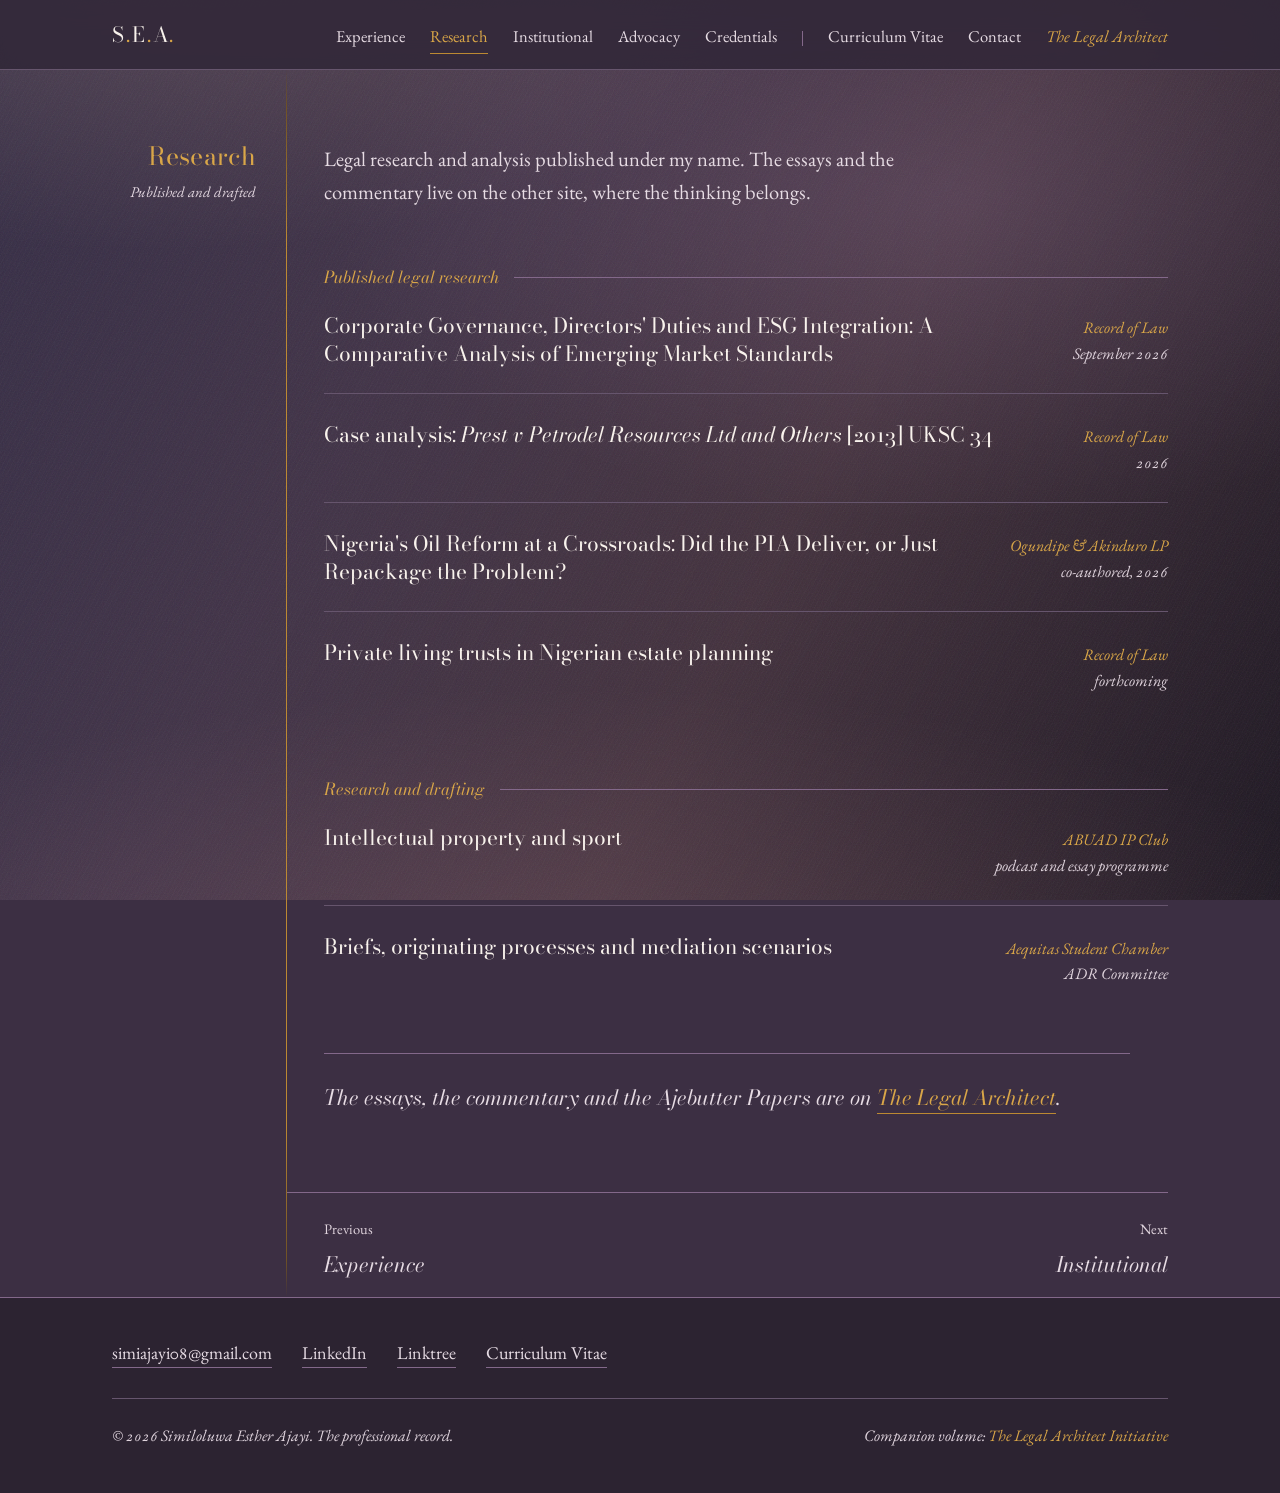
<file: research.html>
<!DOCTYPE html>
<html lang="en">
<head>
<meta charset="utf-8">
<meta name="viewport" content="width=device-width, initial-scale=1">
<title>Research / Similoluwa Esther Ajayi</title>
<meta name="description" content="Published legal research and analysis by Similoluwa Esther Ajayi, and the drafting behind it.">
<meta name="author" content="Similoluwa Esther Ajayi">
<meta property="og:title" content="Research / Similoluwa Esther Ajayi">
<meta property="og:description" content="Published legal research and analysis by Similoluwa Esther Ajayi, and the drafting behind it.">
<meta property="og:type" content="profile">
<link rel="icon" href="https://lh3.googleusercontent.com/d/1kjmTSw4Yr4mLYOx6JM98Cxa_8jwLDV5q">
<link rel="apple-touch-icon" href="https://lh3.googleusercontent.com/d/1kjmTSw4Yr4mLYOx6JM98Cxa_8jwLDV5q">
<link rel="preconnect" href="https://fonts.googleapis.com">
<link rel="preconnect" href="https://fonts.gstatic.com" crossorigin>
<link rel="stylesheet" href="https://fonts.googleapis.com/css2?family=Bodoni+Moda:ital,opsz,wght@0,6..96,400..700;1,6..96,400..600&family=EB+Garamond:ital,wght@0,400..600;1,400..500&display=swap">
<style>

/* ============================================================
   SIMILOLUWA ESTHER AJAYI  /  THE PROFESSIONAL RECORD
   Palette drawn from the crowned butterfly: gilt on burnt ground,
   with the wing's sapphire, violet, magenta and rose kept for the
   jewel rail only.
   Type: Bodoni Moda (the face cut into the monogram) and EB Garamond.
   Structure: a bound volume. One gilt spine down the leaf, the
   chapter name standing in the margin beside what you are reading.
============================================================ */

:root{
  /* Sampled from the crowned butterfly on silk: the draped ground, not the
     wings. A true middle tone, dark enough for the gilt to read as gilt and
     light enough never to be a black page. */
  --silk:#3C2F43;
  --silk-2:#302737;
  --silk-3:#28202E;

  --rule:#83688A;
  --rule-soft:#66556D;

  /* the exact gilt from the espresso volume, unchanged */
  --gold:#D9A648;
  --gold-br:#F4C56E;
  --gold-dp:#BC8932;
  --gold-ghost:#6E5126;

  --cream:#F8F2EC;
  --cream-dim:#E7DCE4;
  --cream-mute:#E1D5DE;

  /* the wing stones, at the lightness the ground needs */
  --sapphire:#A8C3F7;
  --violet:#DCAAEC;
  --magenta:#F3A9D8;
  --rose:#F9ACB7;
  --peach:#FBCBA6;

  --shell:1124px;
  --pad:34px;
  --margin:174px;

  --display:"Bodoni Moda",ui-serif,Georgia,serif;
  --text:"EB Garamond",Georgia,"Times New Roman",serif;
}

*,*::before,*::after{box-sizing:border-box}
html{-webkit-text-size-adjust:100%}
body{
  margin:0;
  background:var(--silk);
  color:var(--cream);
  font-family:var(--text);
  font-size:19px;
  line-height:1.62;
  font-feature-settings:"liga" 1,"kern" 1,"onum" 1;
  -webkit-font-smoothing:antialiased;
}

/* the ground is not flat black: a low warm bloom behind the masthead
   and a faint ember at the foot, as light falling on dark leather */
body::before{
  content:"";position:fixed;inset:0;pointer-events:none;z-index:0;
  background:
    radial-gradient(92% 62% at 12% -8%, rgba(251,203,166,.17), transparent 58%),
    radial-gradient(78% 58% at 74% 22%, rgba(220,170,236,.13), transparent 62%),
    radial-gradient(108% 56% at 44% 112%, rgba(249,172,183,.13), transparent 64%),
    linear-gradient(118deg,
      rgba(52,45,70,.92) 0%,
      rgba(78,61,82,.28) 33%,
      rgba(74,52,56,.50) 61%,
      rgba(28,22,32,.95) 100%);
}
/* the weave, and the tooth of the cloth */
body::after{
  content:"";position:fixed;inset:0;pointer-events:none;z-index:0;opacity:.5;
  background:
    repeating-linear-gradient(118deg, rgba(255,255,255,.022) 0 1px, transparent 1px 4px),
    url("data:image/svg+xml,%3Csvg xmlns='http://www.w3.org/2000/svg' width='180' height='180'%3E%3Cfilter id='n'%3E%3CfeTurbulence type='fractalNoise' baseFrequency='.86' numOctaves='3'/%3E%3C/filter%3E%3Crect width='180' height='180' filter='url(%23n)' opacity='.14'/%3E%3C/svg%3E");
}
body>*{position:relative;z-index:1}

a{color:inherit}
img{max-width:100%;display:block}
h1,h2,h3,h4{margin:0;font-weight:400;font-family:var(--display)}
p{margin:0}
ul{margin:0;padding:0;list-style:none}

.shell{max-width:var(--shell);margin:0 auto;padding:0 var(--pad)}

/* ---------- the skip link ---------- */
.skip{position:absolute;left:-9999px;top:0}
.skip:focus{
  left:12px;top:12px;z-index:60;background:var(--gold);color:#241B2B;
  padding:10px 18px;border-radius:2px;font-size:15px
}

/* ---------- masthead ---------- */
.masthead{
  position:sticky;top:0;z-index:40;
  background:rgba(48,39,55,.86);
  backdrop-filter:blur(14px) saturate(130%);
  -webkit-backdrop-filter:blur(14px) saturate(130%);
  border-bottom:1px solid var(--rule-soft);
}
.masthead .shell{
  display:flex;align-items:baseline;justify-content:space-between;
  gap:28px;padding-top:17px;padding-bottom:15px;
}
.monogram{
  font-family:var(--display);font-size:21px;letter-spacing:.09em;
  color:var(--cream);text-decoration:none;white-space:nowrap;
}
.monogram i{font-style:normal;color:var(--gold)}
.mast-nav{display:flex;align-items:baseline;gap:25px;flex-wrap:wrap;justify-content:flex-end}
.mast-nav a{
  font-size:16.5px;color:var(--cream-dim);text-decoration:none;
  padding-bottom:3px;border-bottom:1px solid transparent;white-space:nowrap;
}
.mast-nav a:hover,.mast-nav a:focus-visible{color:var(--cream);border-bottom-color:var(--gold)}
.mast-nav .pipe{width:1px;height:15px;background:var(--rule);align-self:center}
.mast-nav .ext{color:var(--gold);font-style:italic}
.mast-nav .ext:hover{color:var(--gold-br)}
@media (max-width:860px){
  .masthead .shell{flex-direction:column;align-items:flex-start;gap:10px}
  .mast-nav{
    justify-content:flex-start;gap:21px;flex-wrap:nowrap;
    width:100%;overflow-x:auto;scrollbar-width:none;
    -ms-overflow-style:none;padding-bottom:2px;
    -webkit-mask-image:linear-gradient(to right,#000 88%,transparent);
    mask-image:linear-gradient(to right,#000 88%,transparent);
  }
  .mast-nav::-webkit-scrollbar{display:none}
  .mast-nav a{font-size:16px}
  .mast-nav .pipe{height:14px}
}

/* ---------- the leaf: gilt spine and margin ---------- */
.leaf{position:relative}
.leaf::before{
  content:"";position:absolute;z-index:0;
  left:calc(var(--pad) + var(--margin));top:0;bottom:0;width:1px;
  background:linear-gradient(to bottom,
    transparent 0, var(--gold-ghost) 3%, var(--gold-dp) 14%,
    var(--gold-dp) 86%, var(--gold-ghost) 97%, transparent 100%);
  transform-origin:top;
}
.chapter{
  scroll-margin-top:104px;
  display:grid;
  grid-template-columns:var(--margin) minmax(0,1fr);
  padding-top:86px;
}
.chapter:last-of-type{padding-bottom:0}
.runner{
  padding-right:30px;text-align:right;
  position:sticky;top:112px;align-self:start;
}
.runner h2{
  font-size:25px;line-height:1.18;color:var(--gold);
  letter-spacing:.005em;
}
.runner .count{
  display:block;margin-top:9px;font-size:15px;font-style:italic;
  color:var(--cream-mute);
}
.column{padding-left:38px;min-width:0}
.standfirst{
  font-size:20.5px;color:var(--cream-dim);max-width:60ch;
  margin-bottom:46px;
}
.standfirst em{color:var(--cream);font-style:italic}

/* ---------- hero ---------- */
.hero{
  display:grid;grid-template-columns:var(--margin) minmax(0,1fr);
  padding-top:78px;padding-bottom:16px;
}
.hero .plate{
  padding-right:30px;text-align:right;color:var(--cream-mute);
  font-size:15.5px;line-height:1.5;font-style:italic;padding-top:14px;
}
.hero .plate span{display:block}
.hero .plate span+span{margin-top:7px}
.hero .front{
  padding-left:38px;display:grid;
  grid-template-columns:minmax(0,1fr) 248px;gap:46px;align-items:stretch;
}
h1{
  font-size:clamp(45px,5.7vw,82px);line-height:.94;letter-spacing:-.012em;
  font-weight:500;
}
h1 .given{display:block}
h1 .family{display:block;color:var(--gold)}
.thesis{
  font-family:var(--display);font-style:italic;font-weight:400;
  font-size:clamp(23px,2.25vw,30px);line-height:1.26;
  color:var(--cream);margin-top:34px;max-width:27ch;
}
.lede{margin-top:30px;max-width:56ch;color:var(--cream-dim)}
.lede+.lede{margin-top:17px;font-size:18px;color:var(--cream-mute)}
.lede a{color:var(--gold);text-decoration:none;border-bottom:1px solid var(--gold-dp)}
.lede a:hover{color:var(--gold-br);border-bottom-color:var(--gold-br)}

/* the jewel rail: the four wing stones, the only place colour appears */
.rail{display:grid;grid-template-columns:repeat(2,max-content);gap:11px 38px;margin-top:40px}
.rail li{display:flex;align-items:center;gap:11px;font-size:17px;color:var(--cream-dim)}
.rail .stone{width:7px;height:7px;flex:none;border-radius:50%}
.rail li:nth-child(1) .stone{background:var(--gold)}
.rail li:nth-child(2) .stone{background:var(--violet)}
.rail li:nth-child(3) .stone{background:var(--sapphire)}
.rail li:nth-child(4) .stone{background:var(--rose)}

/* portrait, in colour, in a gilt frame */
/* the portrait runs the full height of the frontispiece, a gilt slab */
.hero .front>div:last-child{display:flex;flex-direction:column;min-height:0}
.hero .front .portrait{flex:1;min-height:420px}
.hero .front .portrait img{height:100%;aspect-ratio:auto}
.portrait{position:relative;padding:9px;background:var(--silk-3);border:1px solid var(--rule);display:flex;box-shadow:0 10px 34px rgba(30,22,36,.32)}
.portrait::after{
  content:"";position:absolute;inset:0;pointer-events:none;
  box-shadow:inset 0 0 0 1px rgba(217,166,72,.45);
}
.portrait img{aspect-ratio:4/5;object-fit:cover;width:100%;height:auto;display:block;filter:saturate(1.04) contrast(1.02)}
.caption{
  margin-top:13px;display:flex;justify-content:space-between;gap:14px;
  font-size:14.5px;font-style:italic;color:var(--cream-mute);
}

/* ---------- entries ---------- */
.entry{padding:32px 0;border-top:1px solid var(--rule-soft)}
.entry:first-of-type{border-top:0;padding-top:0}
.when{
  font-size:15.5px;font-style:italic;color:var(--gold);
  margin-bottom:9px;
}
.when .where{color:var(--cream-mute);font-style:italic}
.when .where::before{content:" / ";color:var(--rule)}
.role{font-size:28px;line-height:1.2;letter-spacing:-.004em}
.house{
  font-family:var(--display);font-size:18.5px;font-style:italic;
  color:var(--gold);margin-top:7px;
}
.gloss{margin-top:15px;max-width:68ch;color:var(--cream-dim);font-size:18.5px}
.gloss a{color:var(--gold);text-decoration:none;border-bottom:1px solid var(--gold-dp)}
.gloss a:hover{color:var(--gold-br)}

/* the itemised work: a hanging gilt fleuron, not a bullet dot */
.work{margin-top:22px;max-width:70ch}
.work li{
  position:relative;padding-left:27px;font-size:18px;
  color:var(--cream-dim);
}
.work li+li{margin-top:15px}
.work li::before{
  content:"";position:absolute;left:1px;top:.62em;
  width:7px;height:7px;background:var(--gold);transform:rotate(45deg);
  ;
}
.work li b{font-weight:500;color:var(--cream)}
.tally{
  margin-top:24px;padding-top:17px;border-top:1px solid var(--rule-soft);
  font-family:var(--display);font-style:italic;font-size:19px;color:var(--gold);
}

/* a quieter entry: the places that need a line, not a page */
.brief{padding:26px 0;border-top:1px solid var(--rule-soft)}
.brief .role{font-size:21.5px}
.brief .gloss{margin-top:10px;font-size:18px}

/* ---------- the published list ---------- */
.works{margin-top:4px}
.work-item{
  padding:26px 0;border-top:1px solid var(--rule-soft);
  display:grid;grid-template-columns:minmax(0,1fr) auto;gap:10px 34px;align-items:baseline;
}
.work-item:first-child{border-top:0;padding-top:0}
.work-item .cite{font-size:21px;line-height:1.34;font-family:var(--display);color:var(--cream)}
.work-item .cite em{font-style:italic}
.work-item .organ{
  font-size:16px;font-style:italic;color:var(--cream-mute);white-space:nowrap;text-align:right;
}
.work-item .organ b{font-weight:400;color:var(--gold);font-style:italic}
@media (max-width:680px){
  .work-item{grid-template-columns:1fr}
  .work-item .organ{text-align:left;white-space:normal}
}
.coda{
  margin-top:40px;padding-top:26px;border-top:1px solid var(--rule);
  font-family:var(--display);font-style:italic;font-size:21px;color:var(--cream-dim);
  max-width:62ch;
}
.coda a{color:var(--gold);text-decoration:none;border-bottom:1px solid var(--gold-dp)}
.coda a:hover{color:var(--gold-br)}

/* ---------- small headings inside a chapter ---------- */
.rubric{
  font-family:var(--display);font-size:16.5px;font-style:italic;
  color:var(--gold);margin:56px 0 20px;
  display:flex;align-items:center;gap:15px;
}
.rubric::after{content:"";flex:1;height:1px;background:var(--rule)}
.rubric:first-child{margin-top:0}

/* ---------- the credential register ---------- */
.register{border-top:1px solid var(--rule-soft)}
.reg-row{
  display:grid;grid-template-columns:minmax(0,1fr) 150px;
  gap:6px 30px;align-items:baseline;
  padding:17px 0;border-bottom:1px solid var(--rule-soft);
}
.reg-row .item{font-size:19.5px;color:var(--cream)}
.reg-row .item small{display:block;font-size:16.5px;font-style:italic;color:var(--cream-mute);margin-top:4px}
.reg-row .state{font-size:16px;font-style:italic;text-align:right;color:var(--cream-mute)}
.reg-row .state.done{color:var(--gold)}
@media (max-width:680px){
  .reg-row{grid-template-columns:1fr}
  .reg-row .state{text-align:left}
}

/* ---------- the closing leaf ---------- */
.colophon{
  display:grid;grid-template-columns:var(--margin) minmax(0,1fr);
  padding-top:96px;padding-bottom:84px;
}
.colophon .mark{padding-right:30px;text-align:right}
.colophon .mark span{
  font-family:var(--display);font-size:21px;letter-spacing:.09em;color:var(--gold);
}
.colophon .said{padding-left:38px}
.colophon blockquote{
  margin:0;font-family:var(--display);font-weight:400;
  font-size:clamp(28px,3.9vw,50px);line-height:1.1;letter-spacing:-.01em;
  color:var(--cream);max-width:34ch;
}
.colophon .after{margin-top:26px;font-size:20px;color:var(--cream-dim);max-width:52ch;font-style:italic;font-family:var(--display)}

/* ---------- foot ---------- */
footer{border-top:1px solid var(--rule);background:rgba(40,32,46,.78)}
footer .shell{padding-top:40px;padding-bottom:44px}
.foot-links{display:flex;flex-wrap:wrap;gap:13px 30px}
.foot-links a{font-size:18px;color:var(--cream-dim);text-decoration:none;border-bottom:1px solid var(--rule)}
.foot-links a:hover{color:var(--cream);border-bottom-color:var(--gold)}
.foot-rule{height:1px;background:var(--rule-soft);margin:30px 0 24px}
.foot-base{
  display:flex;flex-wrap:wrap;gap:9px 26px;justify-content:space-between;
  font-size:16px;color:var(--cream-mute);font-style:italic;
}
.foot-base a{color:var(--gold);text-decoration:none}
.foot-base a:hover{color:var(--gold-br)}

/* ---------- focus ---------- */
:focus-visible{outline:2px solid var(--gold-br);outline-offset:3px;border-radius:1px}

/* ---------- the single orchestrated moment: the leaf opens ---------- */
@keyframes gild{from{transform:scaleY(0)}to{transform:scaleY(1)}}
@keyframes rise{from{opacity:0;transform:translateY(16px)}to{opacity:1;transform:none}}
.leaf::before{animation:gild 1500ms cubic-bezier(.16,1,.3,1) both}
h1 .given{animation:rise 820ms cubic-bezier(.16,1,.3,1) 120ms both}
h1 .family{animation:rise 820ms cubic-bezier(.16,1,.3,1) 250ms both}
.thesis{animation:rise 820ms cubic-bezier(.16,1,.3,1) 400ms both}
.portrait{animation:rise 900ms cubic-bezier(.16,1,.3,1) 330ms both}
@media (prefers-reduced-motion:no-preference){html{scroll-behavior:smooth}}
@media (prefers-reduced-motion:reduce){
  *,*::before,*::after{animation:none!important;transition:none!important}
}

/* ---------- the volume on smaller leaves ----------
   The margin narrows but never closes.  The chapter name keeps its place
   beside the text with the gilt spine between them, at every width. */
@media (max-width:1000px){
  :root{--margin:128px;--pad:24px}
  .runner{top:102px;padding-right:20px}
  .runner h2{font-size:21px}
  .runner .count{font-size:13.5px;margin-top:7px}
  .column{padding-left:24px}
  .hero .plate{padding-right:20px;font-size:13.5px}
  .colophon .mark{padding-right:20px}
  .colophon .mark span{font-size:18px}
  .toc .label{padding-right:20px}
  .toc .label span{font-size:21px}
  .toc .list,.leafnav .pair{padding-left:24px}
  .hero .front{padding-left:24px;grid-template-columns:1fr;gap:34px;align-items:start}
  .hero .front>div:last-child{display:block}
  .hero .front .portrait{min-height:0;flex:none}
  .hero .front .portrait img{height:auto;aspect-ratio:4/5}
  .portrait{max-width:280px}
  .chapter{padding-top:62px;scroll-margin-top:92px}
  .hero{padding-top:48px}
  .rail{grid-template-columns:1fr;gap:10px;margin-top:32px}
  body{font-size:18px}
}

@media (max-width:620px){
  :root{--margin:84px;--pad:15px}
  .runner{top:96px;padding-right:12px}
  .runner h2{
    font-size:14.5px;line-height:1.16;letter-spacing:0;
  }
  .runner .count{font-size:11.5px;margin-top:6px;line-height:1.25}
  .column{padding-left:15px}
  .hero .plate{padding-right:12px;font-size:11.5px;line-height:1.35;padding-top:8px}
  .hero .plate span+span{margin-top:5px}
  .hero .front{padding-left:15px;gap:28px}
  .colophon .mark{padding-right:12px}
  .colophon .mark span{font-size:13px;letter-spacing:.05em}
  .toc .label{padding-right:12px}
  .toc .label span{font-size:15.5px}
  .toc .list,.leafnav .pair{padding-left:15px}
  .portrait{max-width:100%}

  body{font-size:16.5px;line-height:1.58}
  h1{font-size:clamp(34px,10vw,44px)}
  .thesis{font-size:21px;margin-top:22px}
  .lede{font-size:16.5px}
  .lede+.lede{font-size:16px}
  .standfirst{font-size:17.5px;margin-bottom:32px}
  .role{font-size:21px}
  .brief .role{font-size:19px}
  .house{font-size:16.5px}
  .gloss{font-size:16.5px}
  .work li{font-size:16px;padding-left:21px}
  .work li::before{width:6px;height:6px}
  .tally{font-size:17px}
  .when{font-size:14px}
  .rubric{font-size:15px;margin:40px 0 16px}
  .work-item .cite{font-size:18px}
  .cnt-row h3{font-size:22px}
  .cnt-row .say{font-size:16px}
  .reg-row .item{font-size:17px}
  .reg-row .item small{font-size:15px}
  .colophon blockquote{font-size:27px}
  .colophon .after{font-size:17px}
  .leafnav a{font-size:17px}
  .entry{padding:26px 0}
}

@media (max-width:380px){
  :root{--margin:72px;--pad:13px}
  .runner h2{font-size:14px}
  .column,.toc .list,.leafnav .pair,.hero .front{padding-left:13px}
}


/* ============================================================
   MULTI-PAGE ADDITIONS
============================================================ */

.mast-nav a[aria-current="page"]{color:var(--gold);border-bottom-color:var(--gold-dp)}

/* the table of contents, on the frontispiece */
.toc{display:grid;grid-template-columns:var(--margin) minmax(0,1fr);padding-top:92px;padding-bottom:12px}
.toc .label{padding-right:30px;text-align:right}
.toc .label span{font-family:var(--display);font-size:25px;font-style:italic;color:var(--gold)}
.toc .list{padding-left:38px;min-width:0;border-top:1px solid var(--rule)}
.cnt-row{
  display:grid;grid-template-columns:minmax(0,1fr) auto;gap:7px 34px;
  align-items:baseline;padding:26px 0;border-bottom:1px solid var(--rule-soft);
}
.cnt-row h3{font-size:28px;line-height:1.16}
.cnt-row h3 a{color:var(--cream);text-decoration:none;border-bottom:1px solid transparent}
.cnt-row h3 a:hover,.cnt-row h3 a:focus-visible{color:var(--gold-br);border-bottom-color:var(--gold-dp)}
.cnt-row .say{grid-column:1;font-size:18px;color:var(--cream-mute);max-width:58ch}
.cnt-row .fig{
  grid-row:1;grid-column:2;font-size:15.5px;font-style:italic;
  color:var(--gold);text-align:right;white-space:nowrap;
}
@media (max-width:680px){
  .cnt-row{grid-template-columns:1fr}
  .cnt-row .fig{grid-row:auto;grid-column:1;text-align:left}
}

/* turning the leaf: foot of every inner page */
.leafnav{display:grid;grid-template-columns:var(--margin) minmax(0,1fr);padding:78px 0 16px}
.leafnav .pair{
  grid-column:2;padding-left:38px;padding-top:24px;border-top:1px solid var(--rule);
  display:flex;justify-content:space-between;gap:26px;flex-wrap:wrap;
}
.leafnav a{
  font-family:var(--display);font-style:italic;font-size:21px;
  color:var(--cream-dim);text-decoration:none;max-width:22ch;
}
.leafnav a:hover,.leafnav a:focus-visible{color:var(--gold-br)}
.leafnav .lab{
  display:block;font-family:var(--text);font-style:normal;font-size:14.5px;
  color:var(--cream-mute);margin-bottom:6px;
}
.leafnav .next{text-align:right;margin-left:auto}
.leafnav .next .lab{text-align:right}

/* an inner page opens straight into its chapter */
.inner .chapter{padding-top:72px}

@media (max-width:900px){
  .toc,.leafnav{grid-template-columns:1fr}
  .toc{padding-top:60px}
  .toc .label{padding:0 0 22px;text-align:left}
  .toc .list{padding-left:0}
  .leafnav{padding-top:56px}
  .leafnav .pair{grid-column:1;padding-left:0;gap:30px}
  .leafnav a{font-size:19px}
}

</style>
</head>
<body>
<a class="skip" href="#main">Skip to the record</a>

<header class="masthead">
  <div class="shell">
    <a class="monogram" href="index.html">S<i>.</i>E<i>.</i>A<i>.</i></a>
    <nav class="mast-nav" aria-label="Contents">
      <a href="experience.html">Experience</a>
      <a href="research.html" aria-current="page">Research</a>
      <a href="institutional.html">Institutional</a>
      <a href="advocacy.html">Advocacy</a>
      <a href="credentials.html">Credentials</a>
      <span class="pipe" aria-hidden="true"></span>
      <a href="https://drive.google.com/file/d/1BMjng7qNnUp8rgNAZI5Ce51cQnbKRFc3/view?usp=drive_link" target="_blank" rel="noopener">Curriculum Vitae</a>
      <a href="mailto:simiajayi08@gmail.com">Contact</a>
      <a class="ext" href="https://official-similoluwaestherajayi.github.io/Similoluwa-Esther-Ajayi-The-Legal-Architect-Initiative/" target="_blank" rel="noopener">The Legal Architect</a>
    </nav>
  </div>
</header>

<main id="main" class="inner">
<div class="shell leaf">

  <section class="chapter" id="research" aria-labelledby="h-res">
    <div class="runner"><h2 id="h-res">Research</h2><span class="count">Published and drafted</span></div>
    <div class="column">
      <p class="standfirst">
        Legal research and analysis published under my name. The essays and the
        commentary live on the other site, where the thinking belongs.
      </p>

      <p class="rubric">Published legal research</p>
      <div class="works">
        <div class="work-item">
          <p class="cite">Corporate Governance, Directors' Duties and ESG Integration: A Comparative Analysis of Emerging Market Standards</p>
          <p class="organ"><b>Record of Law</b><br>September 2026</p>
        </div>
        <div class="work-item">
          <p class="cite">Case analysis: <em>Prest v Petrodel Resources Ltd and Others</em> [2013] UKSC 34</p>
          <p class="organ"><b>Record of Law</b><br>2026</p>
        </div>
        <div class="work-item">
          <p class="cite">Nigeria's Oil Reform at a Crossroads: Did the PIA Deliver, or Just Repackage the Problem?</p>
          <p class="organ"><b>Ogundipe &amp; Akinduro LP</b><br>co&#8209;authored, 2026</p>
        </div>
        <div class="work-item">
          <p class="cite">Private living trusts in Nigerian estate planning</p>
          <p class="organ"><b>Record of Law</b><br>forthcoming</p>
        </div>
      </div>

      <p class="rubric">Research and drafting</p>
      <div class="works">
        <div class="work-item">
          <p class="cite">Intellectual property and sport</p>
          <p class="organ"><b>ABUAD IP Club</b><br>podcast and essay programme</p>
        </div>
        <div class="work-item">
          <p class="cite">Briefs, originating processes and mediation scenarios</p>
          <p class="organ"><b>Aequitas Student Chamber</b><br>ADR Committee</p>
        </div>
      </div>

      <p class="coda">
        The essays, the commentary and the Ajebutter Papers are on
        <a href="https://official-similoluwaestherajayi.github.io/Similoluwa-Esther-Ajayi-The-Legal-Architect-Initiative/#writing" target="_blank" rel="noopener">The Legal Architect</a>.
      </p>
    </div>
  </section>

  <!-- ====================== INSTITUTIONAL ====================== -->

  <nav class="leafnav" aria-label="Turn the leaf">
    <div class="pair">
      <a class="prev" href="experience.html"><span class="lab">Previous</span>Experience</a>
      <a class="next" href="institutional.html"><span class="lab">Next</span>Institutional</a>
    </div>
  </nav>

</div>
</main>

<footer>
  <div class="shell">
    <nav class="foot-links" aria-label="Elsewhere">
      <a href="mailto:simiajayi08@gmail.com">simiajayi08@gmail.com</a>
      <a href="https://www.linkedin.com/in/similoluwaestherajayi" target="_blank" rel="noopener">LinkedIn</a>
      <a href="https://linktr.ee/SimiloluwaEstherAjayi" target="_blank" rel="noopener">Linktree</a>
      <a href="https://drive.google.com/file/d/1BMjng7qNnUp8rgNAZI5Ce51cQnbKRFc3/view?usp=drive_link" target="_blank" rel="noopener">Curriculum Vitae</a>
    </nav>
    <div class="foot-rule"></div>
    <div class="foot-base">
      <span>&copy; 2026 Similoluwa Esther Ajayi. The professional record.</span>
      <span>Companion volume: <a href="https://official-similoluwaestherajayi.github.io/Similoluwa-Esther-Ajayi-The-Legal-Architect-Initiative/" target="_blank" rel="noopener">The Legal Architect Initiative</a></span>
    </div>
  </div>
</footer>
</body>
</html>
</file>
